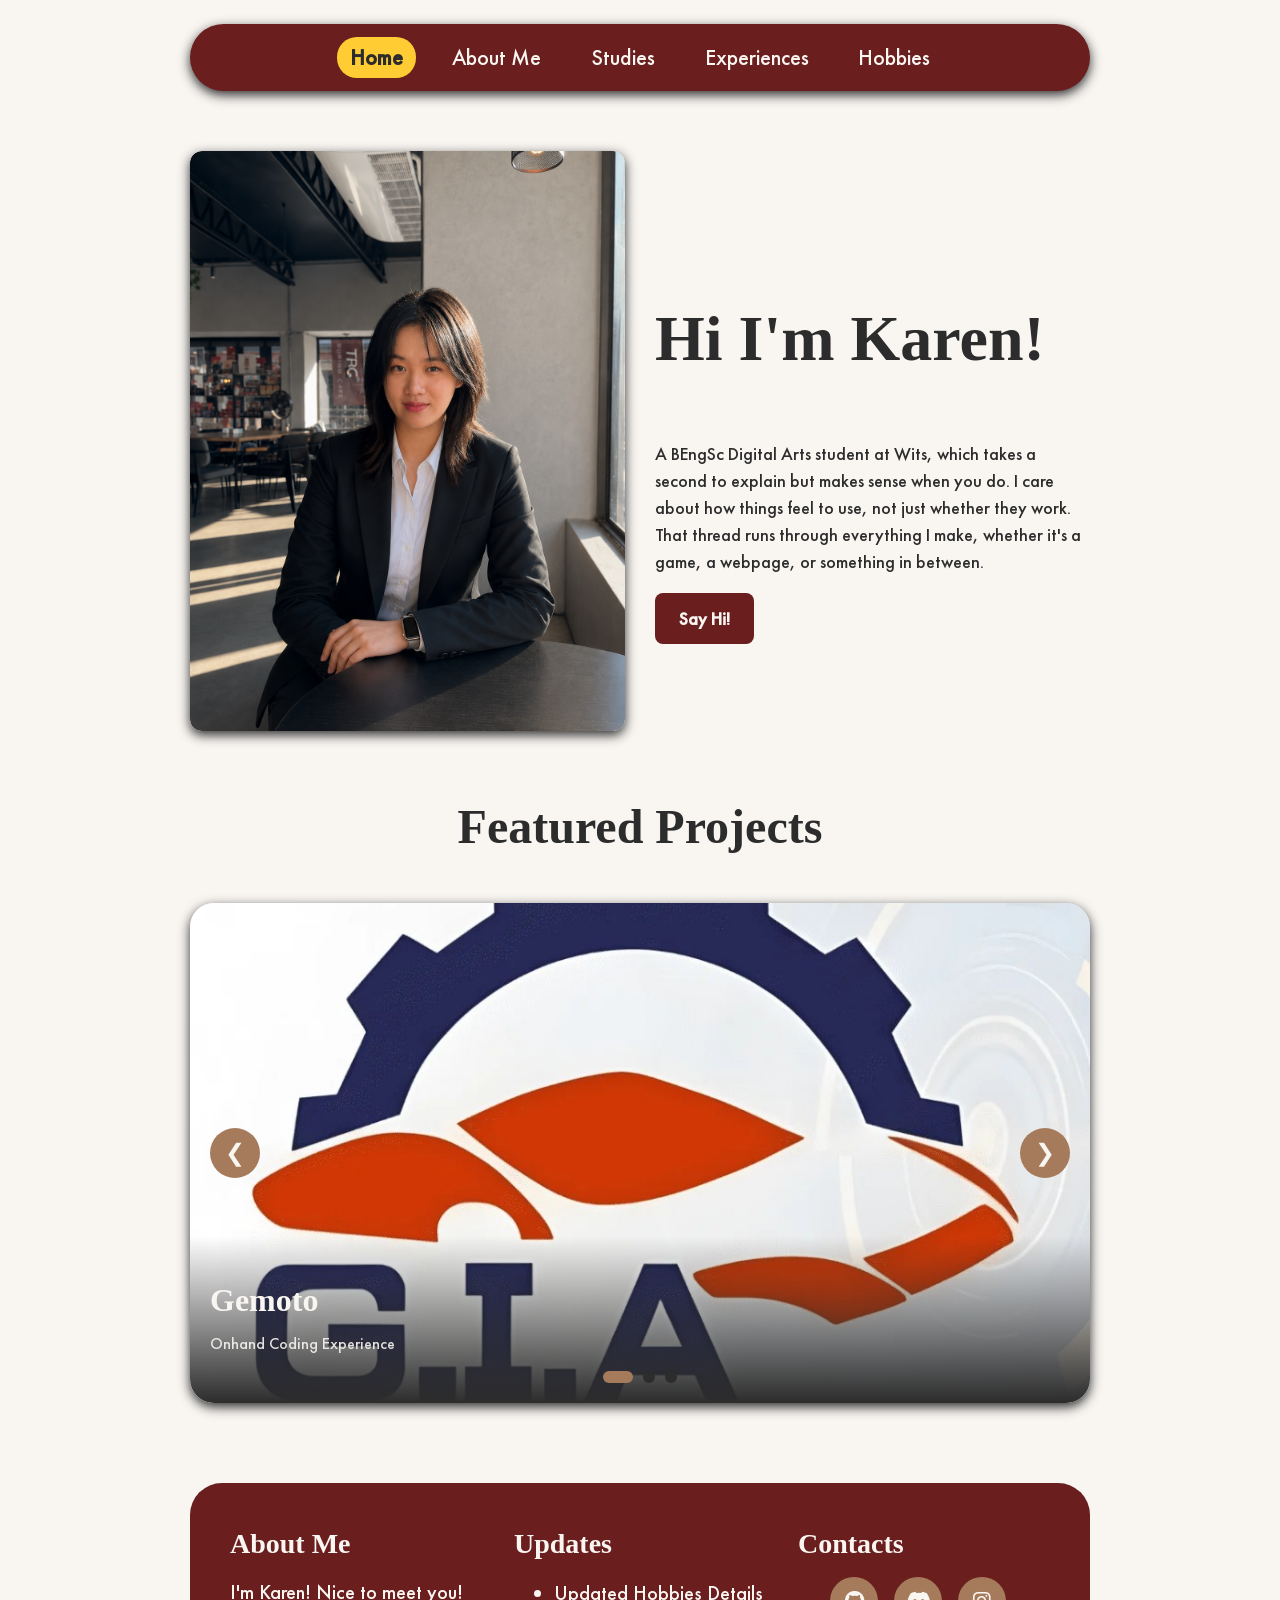
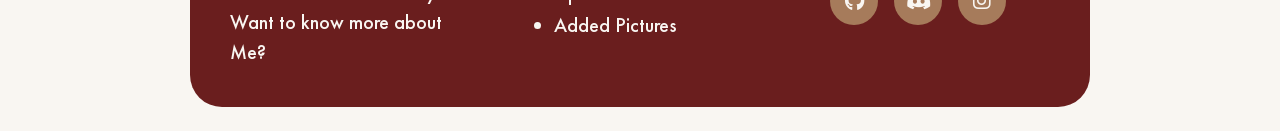
<file: index.html>
<!DOCTYPE html>
<html lang="en">
    <head>
        <meta charset="utf-8">
        <meta name="viewport" content="width=device-width,initial-scale=1.0">
        <title>Portfolio</title>
        <link rel="icon" type="image/png" href="./assets/duck.JPG" reference="pookapop (n.d.) Pekkle duck plush toy wearing glasses [Photograph]. Pinterest. Available at: https://za.pinterest.com/pin/3307399721645670/ (Accessed: 9 June 2026).">
        <link rel="stylesheet" href="./css/style.css">
        <link rel="stylesheet" href="https://cdnjs.cloudflare.com/ajax/libs/font-awesome/6.5.1/css/all.min.css">
        <script src="./js/carousel.js"></script>
        <script src="./js/skeleton.js" defer></script>
    </head>
    <body>
        <header>
            <div id="navbar-placeholder"></div>
            <script src="./js/navbar.js"></script>
        </header>
        <main>
            <section>
                <div class="columnImage">
                    <div class="skeleton-img-wrapper has-shadow">
                        <img
                            src="./assets/pro-me.png"
                            alt="me"
                            class="image"
                            loading="eager"
                            reference="Photographby Karen Cheng (Modified by AI)"
                            >
                    </div>
                    <div class="columnText">
                        <h1 id="hero">Hi I'm Karen!</h1>
                        <p>A BEngSc Digital Arts student at Wits, which takes a second to explain but makes sense when you do. I care about how things feel to use, not 
                            just whether they work. That thread runs through everything I make, whether it's a game, a webpage, or something in between. </p>
                        <a href="./pages/about.html#contact" class="contact-btn" target="_blank" rel="noopener noreferrer" data-tooltip="Click here to get in touch!">Say Hi!</a>
                    </div>
                </div>
            </section>
            <section>
                <h2 id="centering">Featured Projects</h2>
                <div class="carousel-container">
                <div class="carousel">
                    <div class="carousel-slide">
                    <a href="./pages/experiences.html#gemoto" class="slide-link" target="_blank" rel="noopener noreferrer">
                    <img src="./assets/experiences/gemoto.jpg" alt="employment 1"></a>
                    <div class="carousel-caption">
                        <h3>Gemoto</h3>
                        <p>Onhand Coding Experience</p>
                        <br>
                    </div>
                    </div>
                    <div class="carousel-slide">
                    <a href="./pages/experiences.html#asian" class="slide-link" target="_blank" rel="noopener noreferrer">
                    <img src="./assets/experiences/asian-herbivore.jpg" alt="employment 2"></a>
                    <div class="carousel-caption">
                        <h3>Asian Herbivore</h3>
                        <p>Multitasking services with online and offline customers</p>
                        <br>
                    </div>
                    </div>
                    <div class="carousel-slide">
                    <a href="./pages/experiences.html#deChen" class="slide-link" target="_blank" rel="noopener noreferrer">
                    <img src="./assets/experiences/de-chen.webp" alt="employment 3"></a>
                    <div class="carousel-caption">
                        <h3>De Chen Nougats</h3>
                        <p>Effective communication training</p>
                        <br>
                    </div>
                    </div>
                </div>
                
                <!-- Navigation Buttons -->
                <button class="carousel-btn prev" aria-label="Previous slide">❮</button>
                <button class="carousel-btn next" aria-label="Next slide">❯</button>
                
                <!-- Dots Indicator -->
                <div class="carousel-dots"></div>
                </div>
            </section>
            <div id="footer-placeholder"></div>
        </main>
        <script src="./js/footer.js"></script>
        <script src="./js/tooltip.js"></script>
    </body>
</html>
</file>
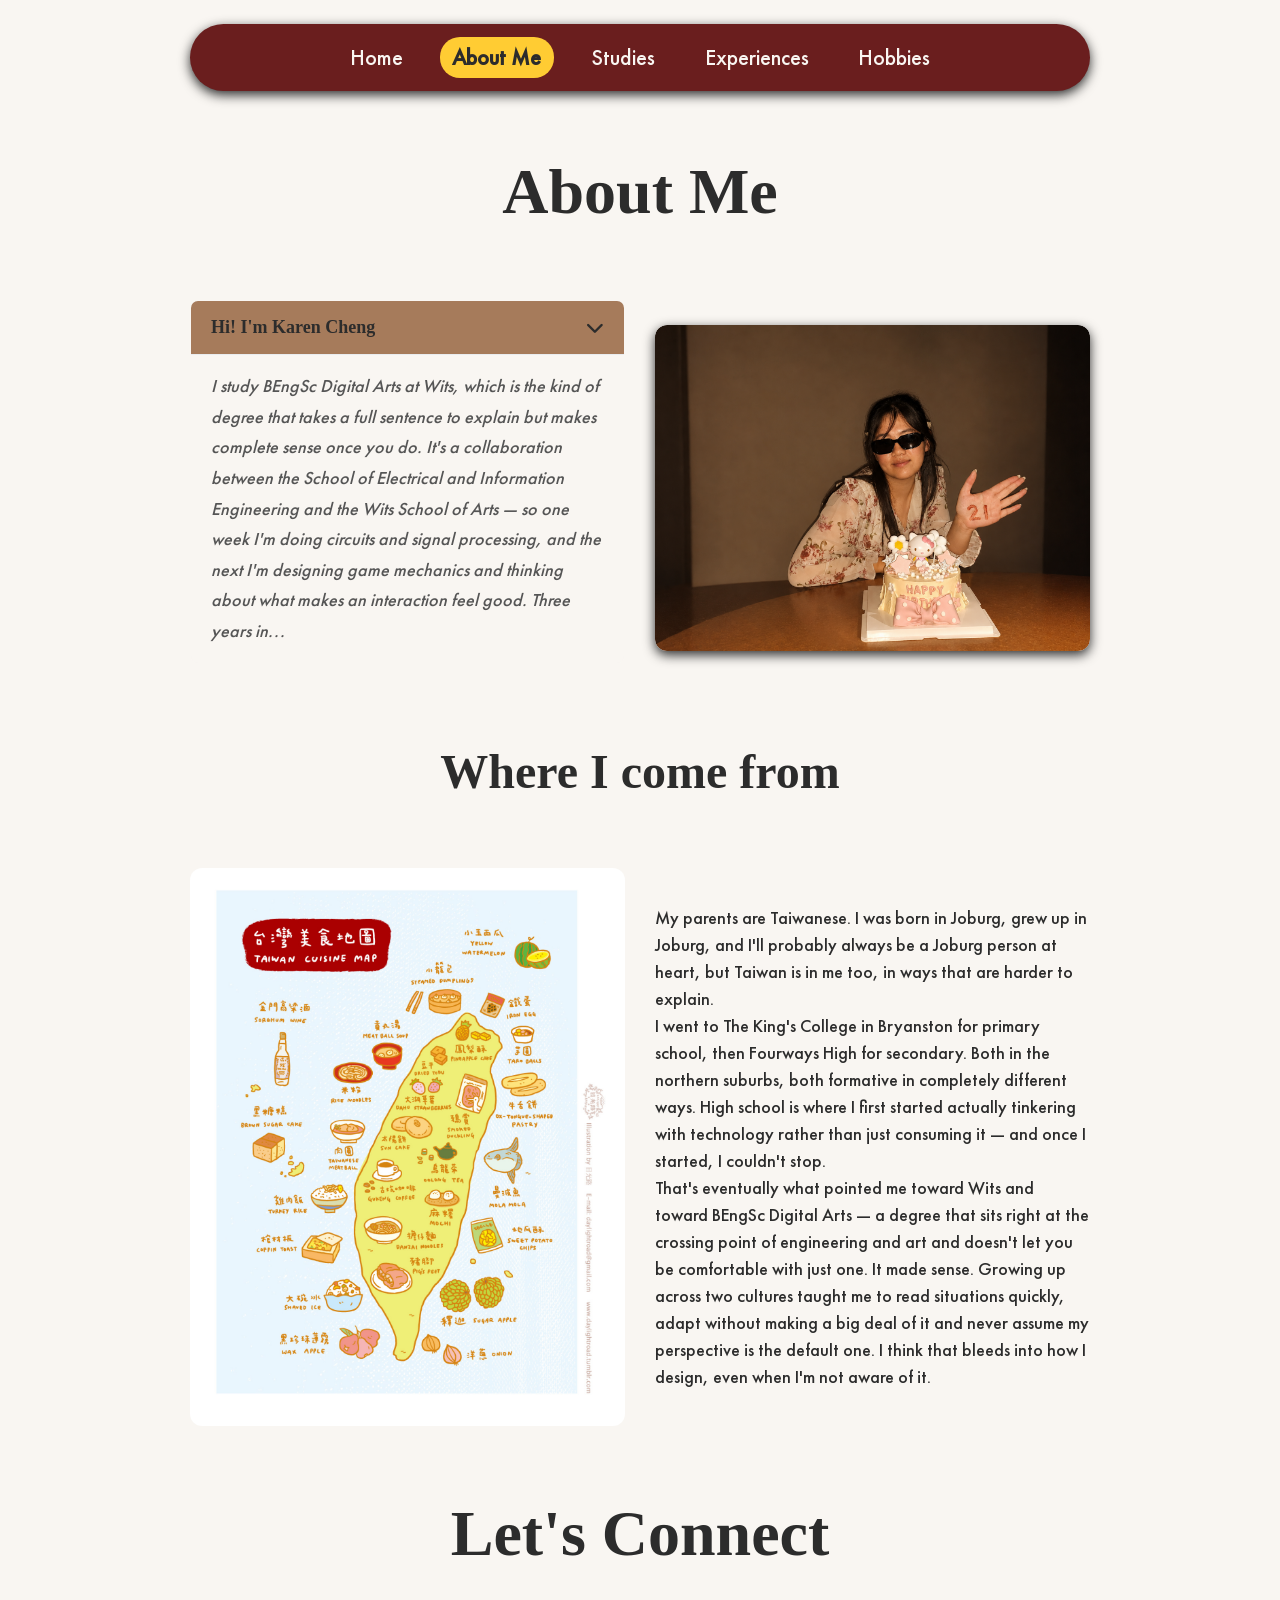
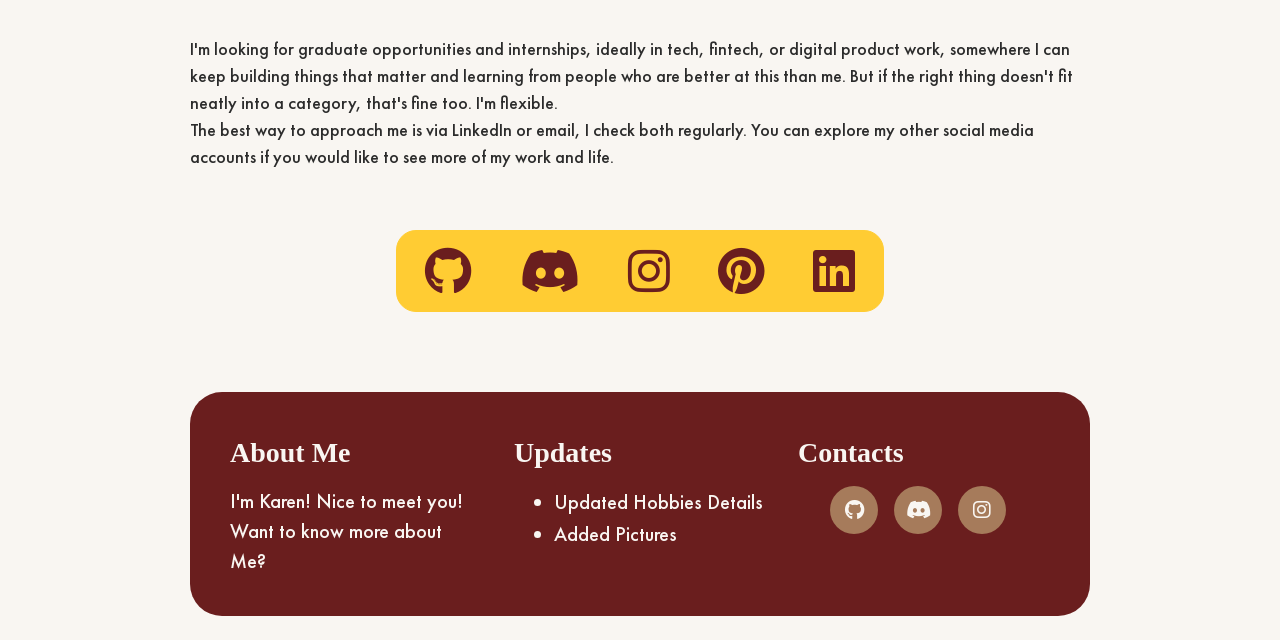
<file: pages/about.html>
<!DOCTYPE html>
<html lang="en">
    <head>
        <meta charset="utf-8">
        <meta name="viewport" content="width=device-width,initial-scale=1.0">
        <title>About Me</title>
        <link rel="icon" type="image/png" href="../assets/duck.JPG" reference="pookapop (n.d.) Pekkle duck plush toy wearing glasses [Photograph]. Pinterest. Available at: https://za.pinterest.com/pin/3307399721645670/ (Accessed: 9 June 2026).">
        <link rel="stylesheet" href="../css/style.css">
        <link rel="stylesheet" href="https://cdnjs.cloudflare.com/ajax/libs/font-awesome/6.5.1/css/all.min.css">
    </head>
    <body>
        <header>
            <div id="navbar-placeholder"></div>
            <script src="../js/navbar.js"></script>
            <script src="../js/accordion.js"></script>
            <script src="../js/skeleton.js" defer></script>
        </header>
        <main>
            <section id="abouts">
                <h1 id="centering">About Me</h1>
                <div class="columnImage">
                    <div class="columnText">
                        <div class="accordion-item">
                            <button class="accordion-header" aria-expanded="false">
                                <h3>Hi! I'm Karen Cheng</h3>
                                <i class="fa-solid fa-chevron-down accordion-icon"></i>
                            </button>
                            <p class="accordion-preview">I study BEngSc Digital Arts at Wits, which is the kind of degree that takes a full sentence to explain but makes complete sense once you do. 
                            It's a collaboration between the School of Electrical and Information Engineering and the Wits School of Arts — so one week I'm doing circuits and signal 
                            processing, and the next I'm designing game mechanics and thinking about what makes an interaction feel good. Three years in...</p>
                            <div class="accordion-content">
                                <p id="preview">I study BEngSc Digital Arts at Wits, which is the kind of degree that takes a full sentence to explain but makes complete sense once you do. 
                            It's a collaboration between the School of Electrical and Information Engineering and the Wits School of Arts — so one week I'm doing circuits and signal 
                            processing, and the next I'm designing game mechanics and thinking about what makes an interaction feel good. Three years in,</p>
                                <p id="expand"> those two halves have stopped feeling like separate things. Which I think is the whole point.<br>
                                    I care a lot about how things feel to use. Not just how they look, not just whether they work but whether the person using them has to think hard, get confused 
                                    or gives up halfway. That's the problem I'm always trying to solve, whether I'm designing a game mechanic, building a webpage or training 
                                    microprocessors in the electronics lab. <br>
                                    When I'm not studying or building something, I'm probably gaming, crocheting or drawing characters that'll never make it into an actual game.
                                    All three have made me better at my work in ways I didn't expect.
                                </p>
                            </div>
                        </div>
                    </div>
                    <div class="skeleton-img-wrapper has-shadow">
                        <img
                            src="../assets/about/me.png"
                            alt="me 21st birthday"
                            class="image-employ"
                            loading="eager"
                            reference="Photographby Karen Cheng"
                            >
                    </div>
                </div>
                <h2 id="centering">Where I come from</h2>
                <div class="columnImage">
                    <div class="skeleton-img-wrapper">
                        <img
                            src="../assets/about/taiwan.jpg"
                            alt="Taiwan"
                            class="map"
                            loading="eager"
                            reference="daylightroad (2015) Taiwan cuisine map [Digital image/Illustration]. Tumblr. Available at: https://taiwaneseamericanorg.tumblr.com/post/124693915433/daylightroad-taiwan-cuisine-map (Accessed: 7 June 2026)."
                            >
                    </div>
                    <div class="columnText">
                        <p>My parents are Taiwanese. I was born in Joburg, grew up in Joburg, and I'll probably always be a Joburg person at heart, but Taiwan is in me too, in ways that are harder to explain. <br>
                            I went to The King's College in Bryanston for primary school, then Fourways High for secondary. Both in the northern suburbs, both formative in completely different ways. 
                            High school is where I first started actually tinkering with technology rather than just consuming it — and once I started, I couldn't stop. <br>
                            That's eventually what pointed me toward Wits and toward BEngSc Digital Arts — a degree that sits right at the crossing point of engineering and art and doesn't let you be comfortable with just one. It made sense.
                            Growing up across two cultures taught me to read situations quickly, adapt without making a big deal of it and never assume my perspective is the default one.
                            I think that bleeds into how I design, even when I'm not aware of it.
                        </p>
                    </div>
                </div>
            </section>
            <section id="contact">
                <h1 id="centering">Let's Connect</h1>
                <p>I'm looking for graduate opportunities and internships, ideally in tech, fintech, or digital product work, somewhere I can keep building things that matter and learning from people who are better at this than me.  
                    But if the right thing doesn't fit neatly into a category, that's fine too. I'm flexible. <br>
                    The best way to approach me is via LinkedIn or email, I check both regularly. You can explore my other social media accounts if you would like to see more of my work and life.
                </p>
            </section>
            <section>
                <div class="dock">
                    <div class="icon">
                        <span class="username">@tokidokiyukiii</span>
                        <i class="fab fa-github"></i>
                    </div>
                    <div class="icon">
                        <span class="username">@tokidoki_yuki.</span>
                        <i class="fab fa-discord"></i>
                    </div>
                    <div class="icon">
                        <span class="username">@kc_1028_</span>
                        <i class="fab fa-instagram"></i>
                    </div>
                    <div class="icon">
                        <span class="username">@tokidokiyukiii</span>
                        <i class="fab fa-pinterest"></i>
                    </div>
                    <div class="icon">
                        <span class="username">@tokidoki-yuki</span>
                        <i class="fab fa-linkedin"></i>
                    </div>
                </div>
            </section>
            <div id="footer-placeholder"></div>
        </main>
        <script src="../js/footer.js"></script>
    </body>
</html>
</file>
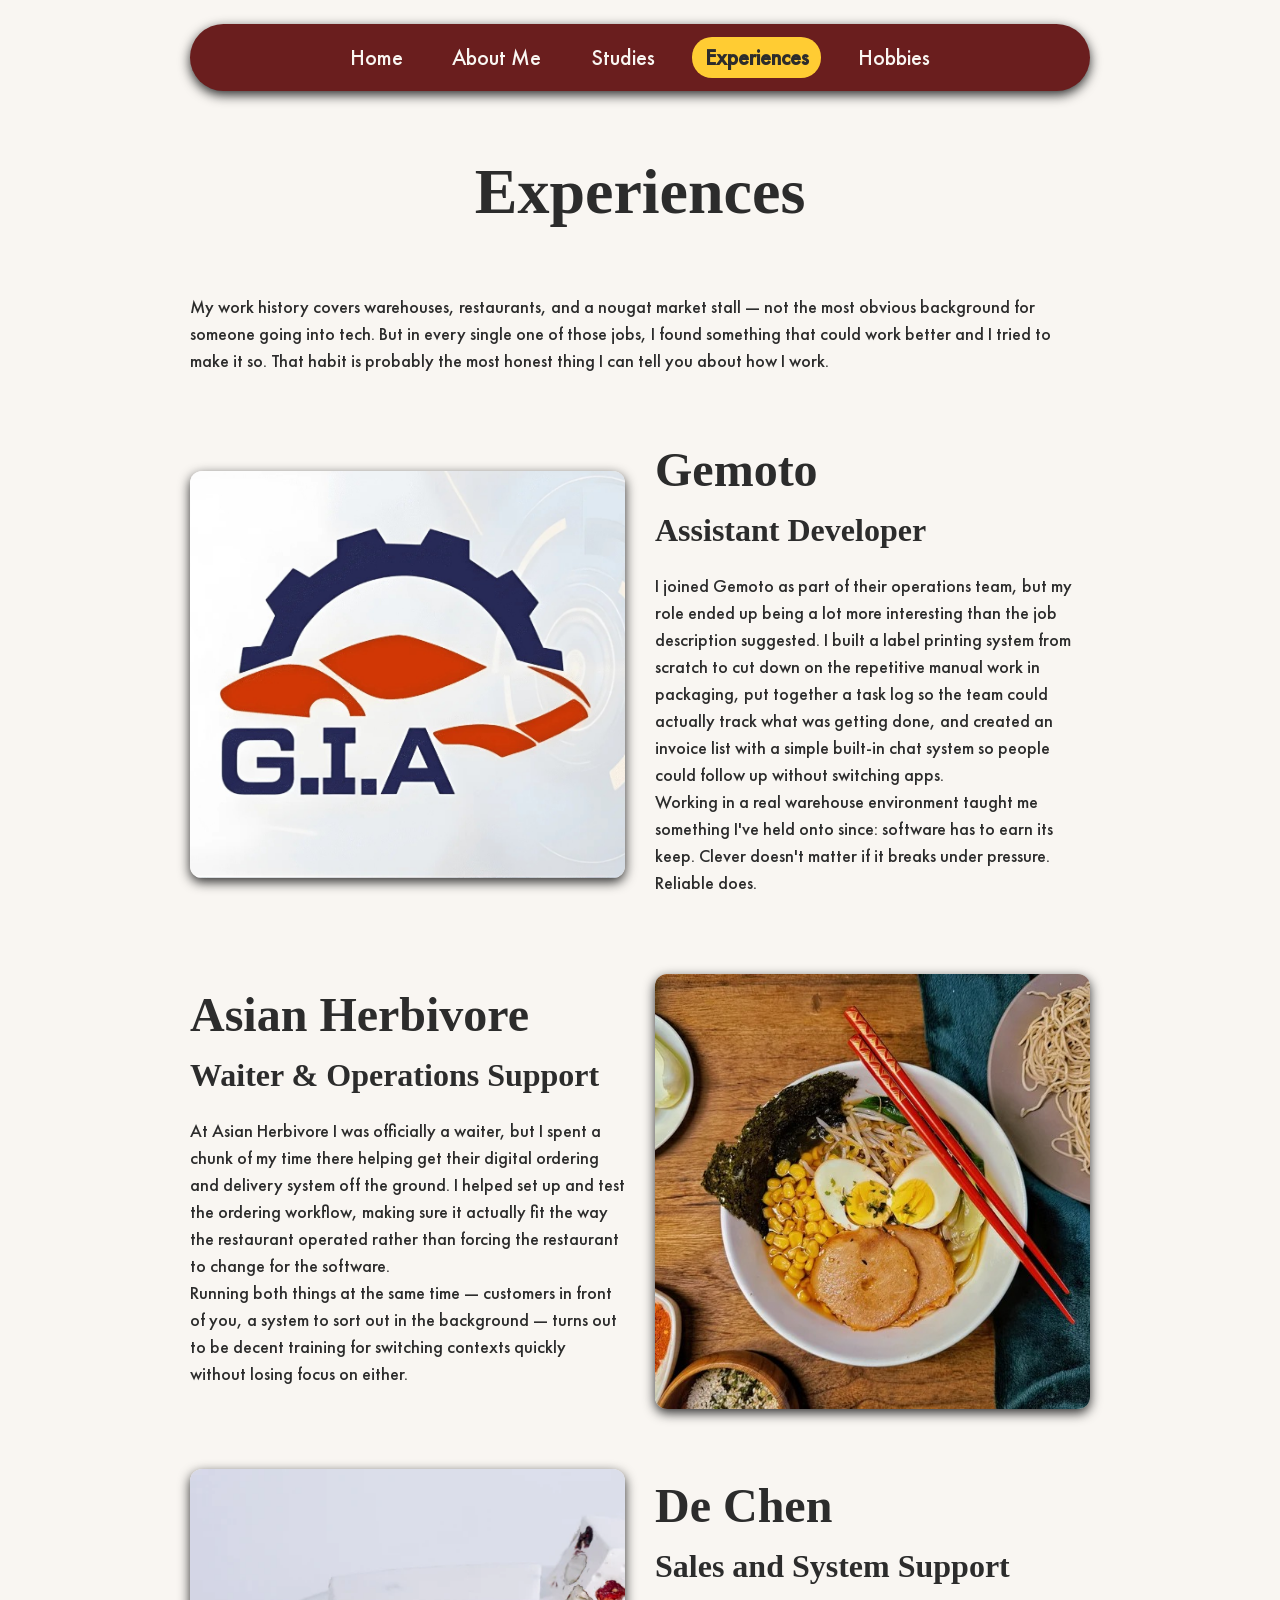
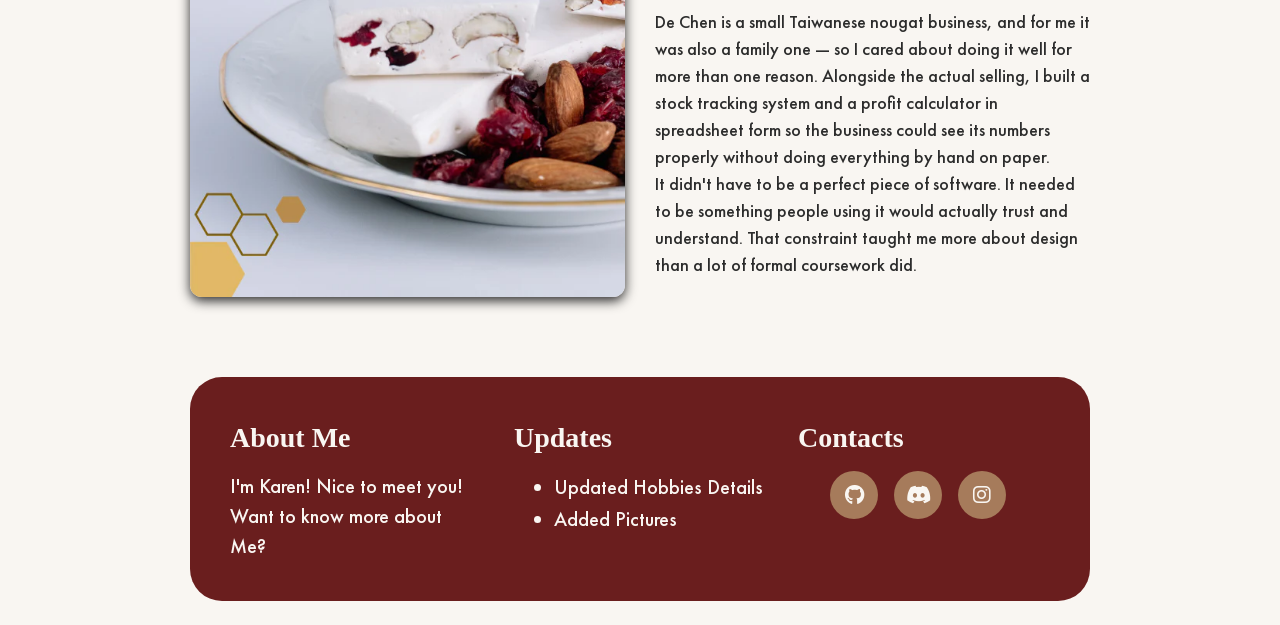
<file: pages/experiences.html>
<!DOCTYPE html>
<html lang="em">
    <head>
        <meta charset="utf-8">
        <meta name="viewport" content="width=device-width,initial-scale=1.0">
        <title>Experiences</title>
        <link rel="icon" type="image/png" href="../assets/duck.JPG" reference="pookapop (n.d.) Pekkle duck plush toy wearing glasses [Photograph]. Pinterest. Available at: https://za.pinterest.com/pin/3307399721645670/ (Accessed: 9 June 2026).">
        <link rel="stylesheet" href="../css/style.css">
        <link rel="stylesheet" href="https://cdnjs.cloudflare.com/ajax/libs/font-awesome/6.5.1/css/all.min.css">
    </head>
    <body>
        <header>
            <div id="navbar-placeholder"></div>
            <script src="../js/navbar.js"></script>
        </header>
        <main>
            <section>
                <h1 id="centering">Experiences</h1>
                <p>My work history covers warehouses, restaurants, and a nougat market stall — not the most obvious background for someone going into tech. 
                    But in every single one of those jobs, I found something that could work better and I tried to make it so. 
                    That habit is probably the most honest thing I can tell you about how I work.
                </p>
                <div class="columnImage">
                    <img
                        src="../assets/experiences/gemoto.jpg"
                        alt="image of gemoto logo"
                        class="image-employ"
                        reference="Gemoto SA (n.d.) Homepage banner [Digital image]. Available at: https://gemoto.co.za/ (Accessed: 2 June 2026)."
                        >
                    <div class="columnText">
                        <h2 id="gemoto">Gemoto</h2>
                        <h3>Assistant Developer</h3>
                        <p>I joined Gemoto as part of their operations team, but my role ended up being a lot more interesting than the job description suggested. 
                            I built a label printing system from scratch to cut down on the repetitive manual work in packaging, put together a task log so the team could 
                            actually track what was getting done, and created an invoice list with a simple built-in chat system so people could follow up without switching 
                            apps. <br>
                           Working in a real warehouse environment taught me something I've held onto since: software has to earn its keep. 
                           Clever doesn't matter if it breaks under pressure. Reliable does.
                        </p>
                    </div>
                </div>
                <div class="columnImage">
                    <div class="columnText">
                        <h2 id="asian">Asian Herbivore</h2>
                        <h3>Waiter & Operations Support</h3>
                        <p>At Asian Herbivore I was officially a waiter, but I spent a chunk of my time there helping get their digital ordering and delivery system 
                            off the ground. I helped set up and test the ordering workflow, making sure it actually fit the way the restaurant operated rather than 
                            forcing the restaurant to change for the software. <br>
                            Running both things at the same time — customers in front of you, a system to sort out in the background — turns out to be decent 
                            training for switching contexts quickly without losing focus on either.
                        </p>
                    </div>
                    <img
                        src="../assets/experiences/asian-herbivore.jpg"
                        alt="image of asian herbivore logo"
                        class="image-employ"
                        reference="Asian Herbivore (n.d.) Dish of Ramen [Photograph]. Available at: https://www.asianherbivore.com/gallery (Accessed: 2 June 2026)."
                        >
                </div>
                <div class="columnImage">
                    <img
                        src="../assets/experiences/de-chen.webp"
                        alt="image of de chen logo"
                        class="image-employ"
                        reference="De-chen (n.d.) A Sweet Spark that Started It All [Photograph]. Available at: https://www.de-chen.com/pages/about-us (Accessed: 2 June 2026)."
                        >
                    <div class="columnText">
                        <h2 id="deChen">De Chen</h2>
                        <h3>Sales and System Support</h3>
                        <p>De Chen is a small Taiwanese nougat business, and for me it was also a family one — so I cared about doing it well for more than one reason. 
                            Alongside the actual selling, I built a stock tracking system and a profit calculator in spreadsheet form so the business could see its 
                            numbers properly without doing everything by hand on paper. <br>
                            It didn't have to be a perfect piece of software. It needed to be something people using it would actually trust and understand. 
                            That constraint taught me more about design than a lot of formal coursework did.
                        </p>
                    </div>
                </div>
            </section>
            <div id="footer-placeholder"></div>
        </main>
        <script src="../js/footer.js"></script>
    </body>
</html>
</file>
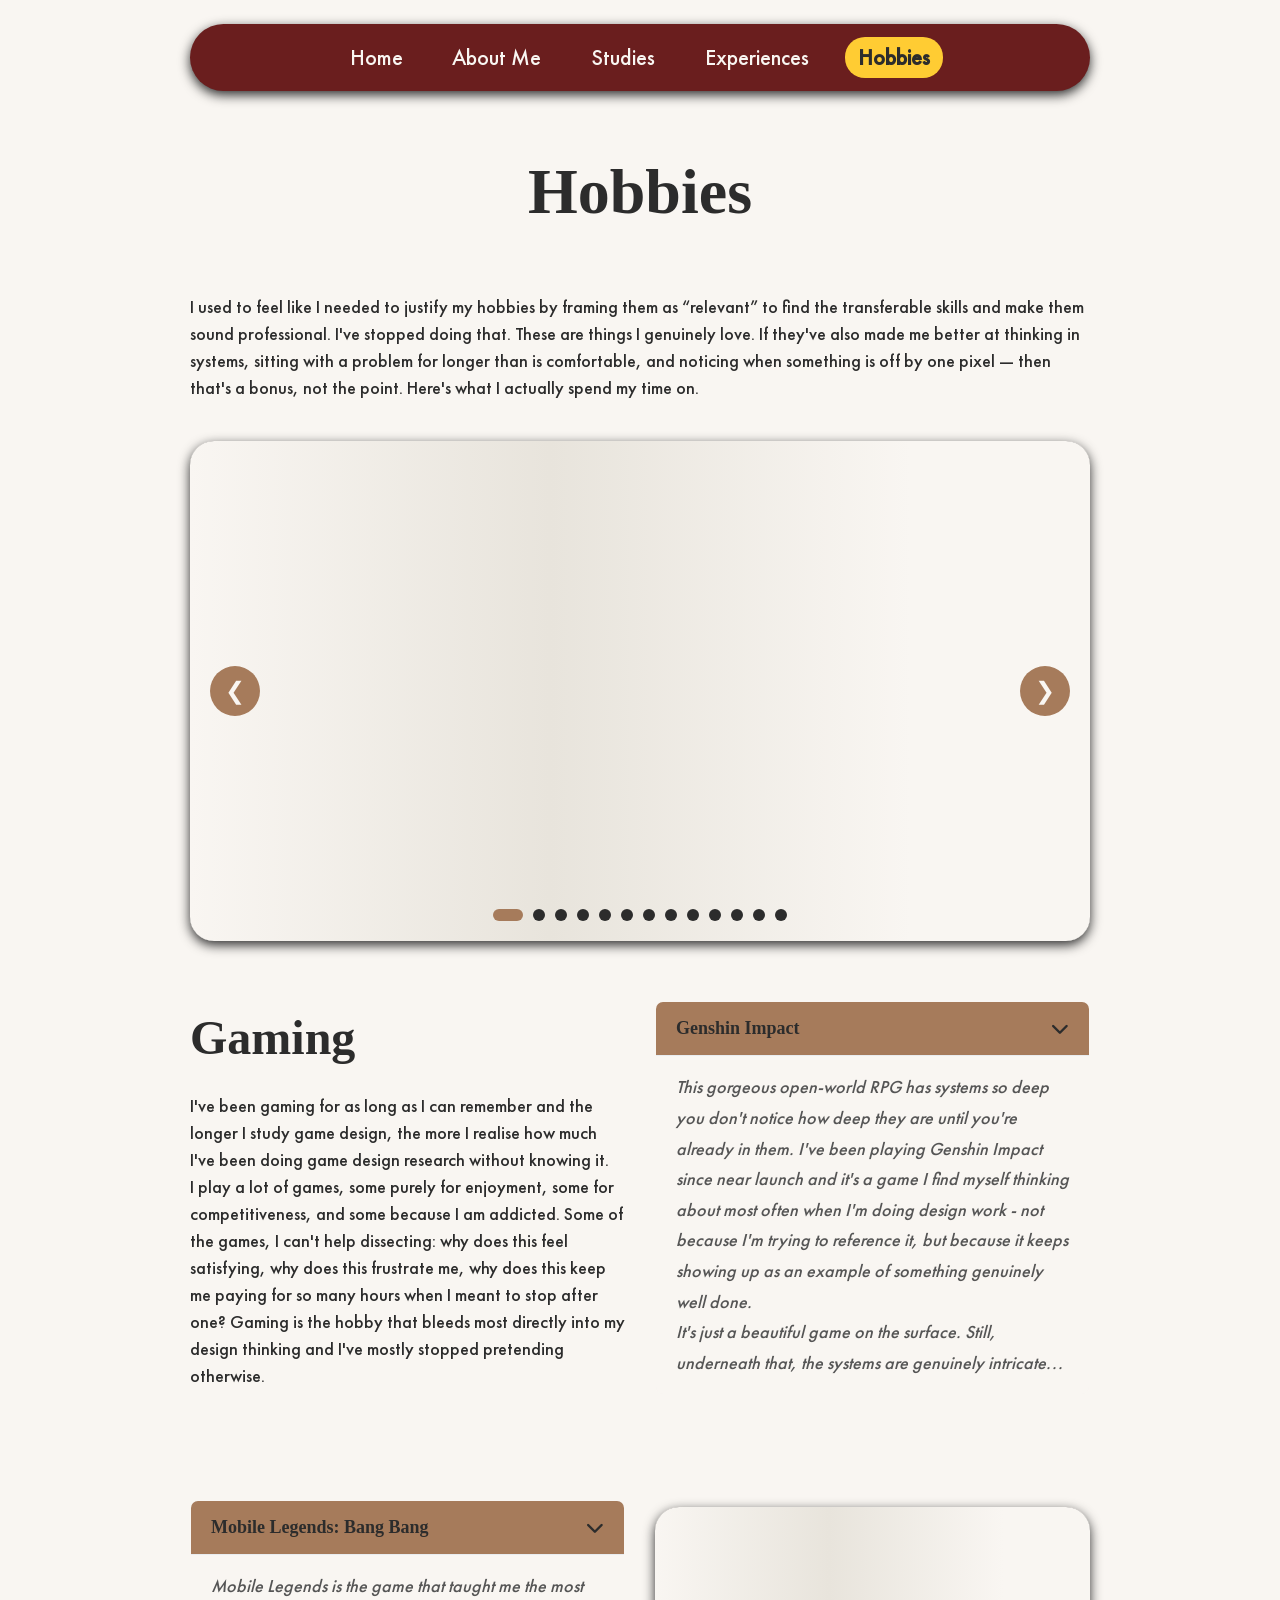
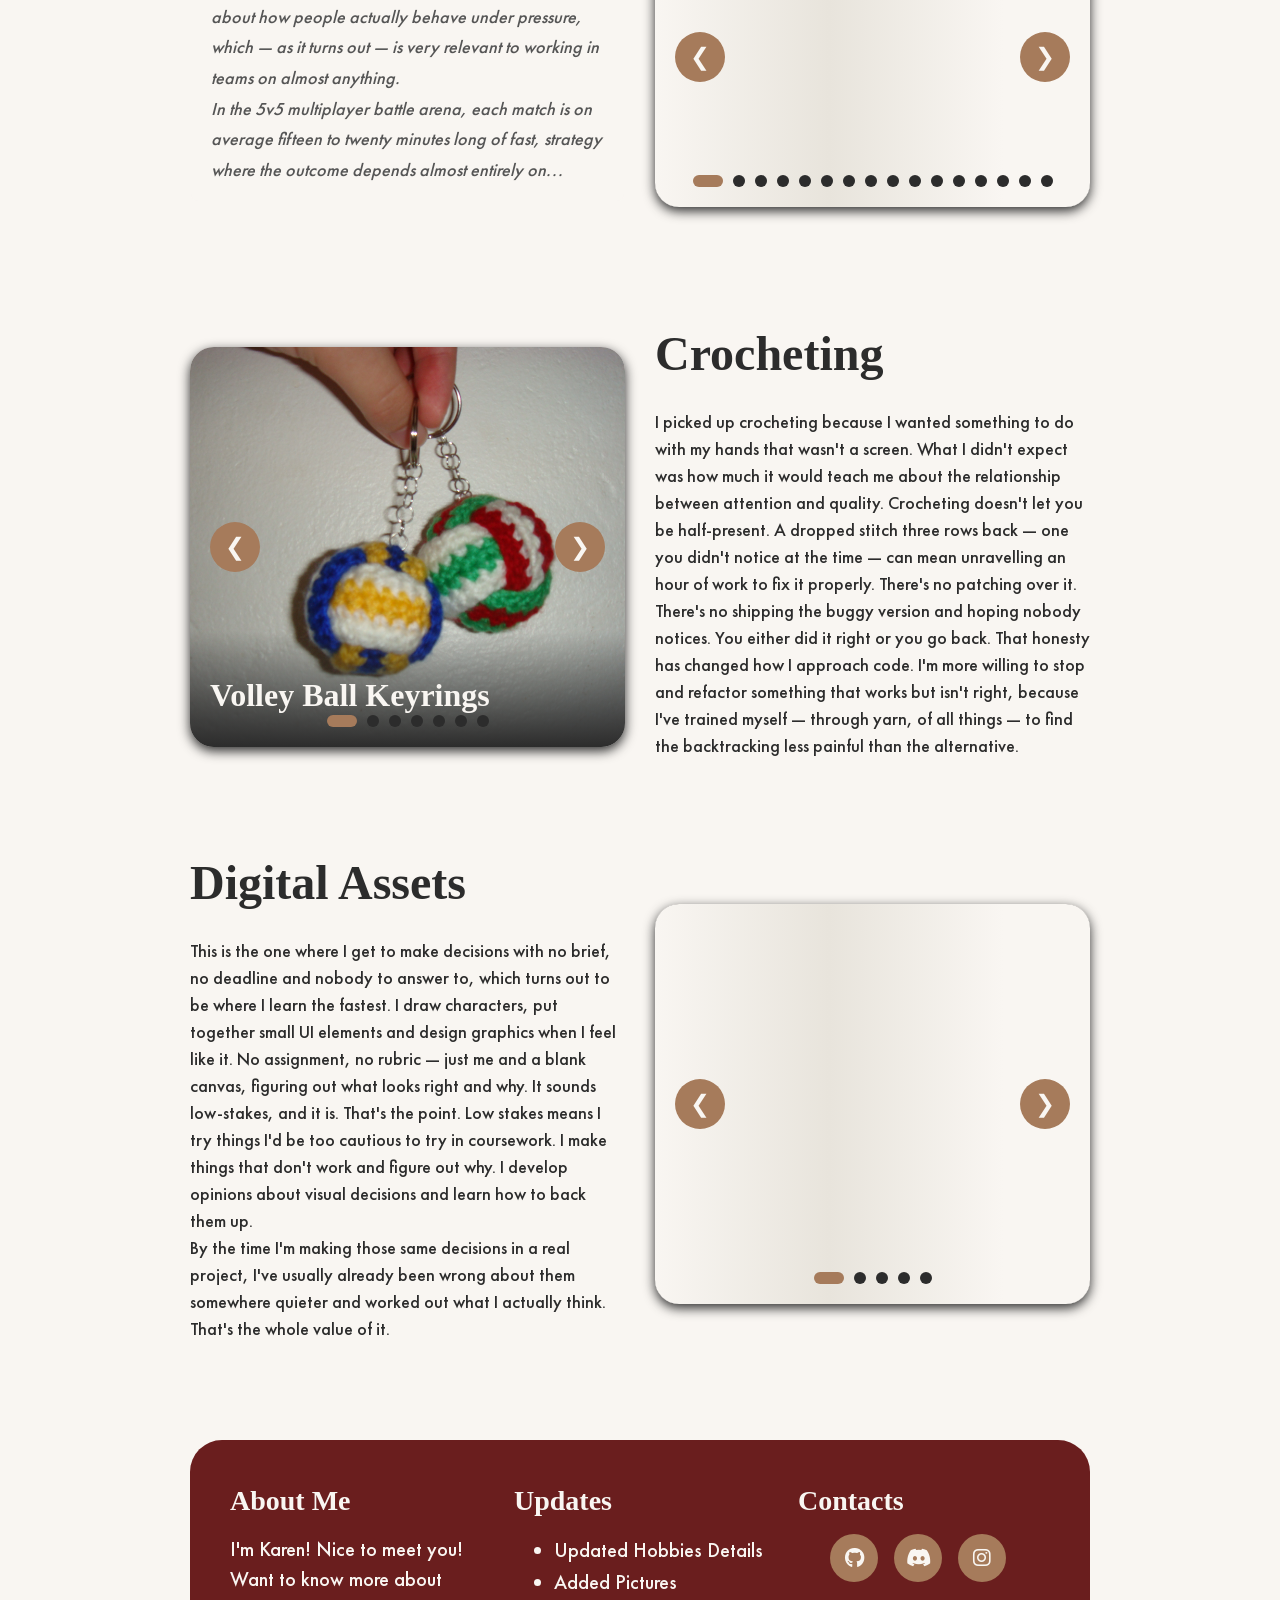
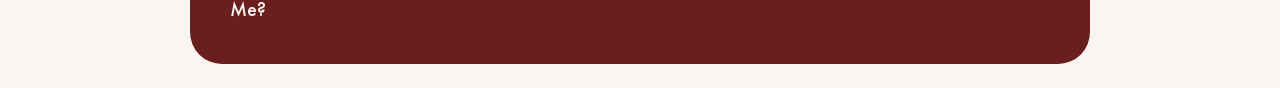
<file: pages/hobbies.html>
<!DOCTYPE html>
<html lang="en">
    <head>
        <meta charset="utf-8">
        <meta name="viewport" content="width=device-width,initial-scale=1.0">
        <title>Hobbies</title>
        <link rel="icon" type="image/png" href="../assets/duck.JPG" reference="pookapop (n.d.) Pekkle duck plush toy wearing glasses [Photograph]. Pinterest. Available at: https://za.pinterest.com/pin/3307399721645670/ (Accessed: 9 June 2026).">
        <link rel="stylesheet" href="../css/style.css">
        <link rel="stylesheet" href="https://cdnjs.cloudflare.com/ajax/libs/font-awesome/6.5.1/css/all.min.css">
        <script src="../js/carousel.js"></script>
        <script src="../js/accordion.js"></script>
        <script src="../js/skeleton.js" defer></script>
    </head>
    <body>
        <header>
            <div id="navbar-placeholder"></div>
            <script src="../js/navbar.js"></script>
        </header>
        <main>
            <section>
                <h1 id="centering">Hobbies</h1>
                <p>I used to feel like I needed to justify my hobbies by framing them as “relevant” to find the transferable skills and make them sound professional. 
                    I've stopped doing that. These are things I genuinely love. If they've also made me better at thinking in systems, sitting with a problem for 
                    longer than is comfortable, and noticing when something is off by one pixel — then that's a bonus, not the point. Here's what I actually spend my 
                    time on.
                </p>
            </section>
            <section>
                <div class="carousel-container">
                    <div class="skeleton-carousel">
                        <div class="skeleton skeleton-image"></div>
                    </div>
                    <div class="carousel content-loading">
                        <div class="carousel-slide">
                            <img src="../assets/hobbies/genshin/0.jpg" alt="genshin ver 1.0 (twins)" loading="eager">
                            <div class="carousel-caption"><h3>Genshin Impact Version 1.0</h3></div>
                        </div>
                        <div class="carousel-slide">
                            <img src="../assets/hobbies/genshin/1.jpg" alt="genshin ver 1.0 (mondstat)" loading="lazy">
                            <div class="carousel-caption"><h3>Mondstat</h3></div>
                        </div>
                        <div class="carousel-slide">
                            <img src="../assets/hobbies/genshin/2.jpg" alt="genshin ver 1.1 (zhongli)" loading="lazy">
                            <div class="carousel-caption"><h3>Liyue</h3></div>
                        </div>
                        <div class="carousel-slide">
                            <img src="../assets/hobbies/genshin/3b.png" alt="genshin ver 2.1 (inazuma)" loading="lazy">
                            <div class="carousel-caption"><h3>Inazuma</h3></div>
                        </div>
                        <div class="carousel-slide">
                            <img src="../assets/hobbies/genshin/3a.png" alt="genshin ver 2.1 (raiden)" loading="lazy">
                            <div class="carousel-caption"><h3>Genshin Impact Version 2.1</h3></div>
                        </div>
                        <div class="carousel-slide">
                            <img src="../assets/hobbies/genshin/4a.jpg" alt="genshin ver 3.1 (sumeru)" loading="lazy">
                            <div class="carousel-caption"><h3>Sumeru</h3></div>
                        </div>
                        <div class="carousel-slide">
                            <img src="../assets/hobbies/genshin/4b.jpg" alt="genshin ver 3.1 (nahida)" loading="lazy">
                            <div class="carousel-caption"><h3>Genshin Impact Version 3.1</h3></div>
                        </div>
                        <div class="carousel-slide">
                            <img src="../assets/hobbies/genshin/5a.jpg" alt="genshin ver 4.0 (fontaine)" loading="lazy">
                            <div class="carousel-caption"><h3>Fontaine</h3></div>
                        </div>
                        <div class="carousel-slide">
                            <img src="../assets/hobbies/genshin/5b.png" alt="genshin ver 4.1 (furina)" loading="lazy">
                            <div class="carousel-caption"><h3>Genshin Impact Version 4.1</h3></div>
                        </div>
                        <div class="carousel-slide">
                            <img src="../assets/hobbies/genshin/6a.jpg" alt="genshin ver 5.0 (natlan)" loading="lazy">
                            <div class="carousel-caption"><h3>Natlan</h3></div>
                        </div>
                        <div class="carousel-slide">
                            <img src="../assets/hobbies/genshin/6b.jpg" alt="genshin ver 5.3 (mavuika)" loading="lazy">
                            <div class="carousel-caption"><h3>Genshin Impact Version 5.3</h3></div>
                        </div>
                        <div class="carousel-slide">
                            <img src="../assets/hobbies/genshin/8a.jpg" alt="genshin luna ver 1" loading="lazy">
                            <div class="carousel-caption"><h3>Nod Krai</h3></div>
                        </div>
                        <div class="carousel-slide">
                            <img src="../assets/hobbies/genshin/8b.jpg" alt="genshin luna ver 4" loading="lazy">
                            <div class="carousel-caption"><h3>Genshin Impact Luna Version IV</h3></div>
                        </div>
                    </div>
                
                <!-- Navigation Buttons -->
                <button class="carousel-btn prev" aria-label="Previous slide">❮</button>
                <button class="carousel-btn next" aria-label="Next slide">❯</button>
                
                <!-- Dots Indicator -->
                <div class="carousel-dots"></div>
                </div>
            </section>
            <section>
                <div class="columnImage">
                    <div class="columnText">
                        <h2>Gaming</h2>
                        <p>I've been gaming for as long as I can remember and the longer I study game design, the more I realise how much I've been doing game design 
                            research without knowing it. <br>
                            I play a lot of games, some purely for enjoyment, some for competitiveness, and some because I am addicted. Some of the games, I can't 
                            help dissecting: why does this feel satisfying, why does this frustrate me, why does this keep me paying for so many hours when I meant 
                            to stop after one? Gaming is the hobby that bleeds most directly into my design thinking and I've mostly stopped pretending otherwise.
                        </p>
                    </div>
                    <div class="columnText">
                        <div class="accordion-item">
                            <button class="accordion-header" aria-expanded="false">
                                <h3>Genshin Impact</h3>
                                <i class="fa-solid fa-chevron-down accordion-icon"></i>
                            </button>
                            <p class="accordion-preview">This gorgeous open-world RPG has systems so deep you don't notice how deep they are until you're already in them. 
                                I've been playing Genshin Impact since near launch and it's a game I find myself thinking about most often when I'm doing design work - not 
                                because I'm trying to reference it, but because it keeps showing up as an example of something genuinely well done. <br>
                                It's just a beautiful game on the surface. Still, underneath that, the systems are genuinely intricate...</p>
                            <div class="accordion-content">
                                <p id="preview">This gorgeous open-world RPG has systems so deep you don't notice how deep they are until you're already in them. I've been playing Genshin 
                                    Impact since near launch and it's a game I find myself thinking about most often when I'm doing design work - not because I'm trying to 
                                    reference it, but because it keeps showing up as an example of something genuinely well done. <br>
                                    It's just a beautiful game on the surface. Still, underneath that, the systems are genuinely intricate:</p>
                                <p id="expand"> elemental reactions, character building, team composition, resource management across weekly resets, exploration gating, story progression... There's a lot going on. But 
                                    the game introduces it in all layers - one concept at a time, each one building on what you already understand - so by the time you realise 
                                    how complex it actually is, it already feels natural. You're deep in it and you got there without noticing.<br>
                                    That's the thing I keep coming back to when I'm working on user flows or information architecture. How do you give someone everything they 
                                    need to understand something without making them feel overwhelmed at the door? Genshin's answer to that is one of the best I've seen in any 
                                    medium. It trusts the player to get there, and it paces the teaching so they do.<br>
                                    I also find the world design meaningful in a personal way. The regions draw from real cultures such as Liyue from China, Inazuma from Japan, 
                                    Fontaine from France, and there's genuine care in how those influences are translated into the game world. As someone who grew up between 
                                    Taiwanese and South African culture, I notice when something is done with that kind of thoughtfulness. It matters.
                                </p>
                            </div>
                        </div>
                    </div>
                </div>
                <div class="columnImage">
                    <div class="columnText">
                        <div class="accordion-item">
                            <button class="accordion-header" aria-expanded="false">
                                <h3>Mobile Legends: Bang Bang</h3>
                                <i class="fa-solid fa-chevron-down accordion-icon"></i>
                            </button>
                            <p class="accordion-preview">Mobile Legends is the game that taught me the most about how people actually behave under pressure, which — 
                                as it turns out — is very relevant to working in teams on almost anything. <br>
                                In the 5v5 multiplayer battle arena, each match is on average fifteen to twenty minutes long of fast, strategy where the outcome depends almost entirely on...</p>
                            <div class="accordion-content">
                                <p id="preview">Mobile Legends is the game that taught me the most about how people actually behave under pressure, which — as it turns out — is very 
                                    relevant to working in teams on almost anything. <br>
                                    In the 5v5 multiplayer battle arena, each match is on average fifteen to twenty minutes long of fast, strategy where the outcome depends almost entirely on</p>
                                <p id="expand"> whether five people who may never have met can function as a unit in real time. You pick heroes, manage 
                                    lanes, track objectives and pivot constantly as the other team does things you didn't predict. There's no pause button and not much room for ego. <br>
                                    I've played a lot of ranked matches. Here's what I've genuinely taken from it: the best teams are almost never the ones with the most 
                                    individually skilled players. They're the ones where people communicate clearly, play their role without needing to be the star, and don't 
                                    fall apart when something goes wrong — and something always goes wrong. I've been in matches where we were down badly at the fifteen-minute 
                                    mark and still won, because one person kept the team calm and focused long enough to find an opening.<br>
                                    I carry that into group work. Knowing when to lead and when to step back and support. Knowing that morale is a real resource and you can 
                                    manage it deliberately. Knowing that a team that communicates beats a team that doesn't, almost every time. Different stakes, same principles.
                                </p>
                            </div>
                        </div>
                    </div>
                    <div class="carousel-container small-carousel">
                        <div class="skeleton-carousel">
                            <div class="skeleton skeleton-image"></div>
                        </div>
                        <div class="carousel content-loading">
                            <div class="carousel-slide">
                            <img src="../assets/hobbies/mlbb/map.jpg" 
                                alt="map" 
                                loading="eager"
                                reference="Turner, J. (2026) All Roles Guide: Mobile Legends Bang Bang [Digital image]. Available at: https://www.lootbar.com/blog/en/all-roles-guide-mobile-legends-bang-bang.html (Accessed: 6 June 2026).">
                            <div class="carousel-caption">
                                <h3>Basic Laning Guide and Map</h3>
                            </div>
                            </div>
                            <div class="carousel-slide">
                            <img src="../assets/hobbies/mlbb/ang1.png" alt="support angela" loading="lazy" reference="Moonton (2026) In-game character skin selection [Screenshot]. Mobile Legends: Bang Bang [Mobile game]. Available on: Google Play Store. Screenshot taken by Karen Cheng, 6 June 2026.">
                            <div class="carousel-caption">
                                <h3>Support - Angela</h3>
                                <p>Skin: Strings of Fate</p><br>
                            </div>
                            </div>
                            <div class="carousel-slide">
                            <img src="../assets/hobbies/mlbb/ang2.png" alt="support angela" loading="lazy" reference="Moonton (2026) In-game character skin selection [Screenshot]. Mobile Legends: Bang Bang [Mobile game]. Available on: Google Play Store. Screenshot taken by Karen Cheng, 6 June 2026.">
                            <div class="carousel-caption">
                                <h3>Support - Angela</h3>
                                <p>Skin: Heartstring</p><br>
                            </div>
                            </div>
                            <div class="carousel-slide">
                            <img src="../assets/hobbies/mlbb/tank1.png" alt="tank carmilla" loading="lazy" reference="Moonton (2026) In-game character skin selection [Screenshot]. Mobile Legends: Bang Bang [Mobile game]. Available on: Google Play Store. Screenshot taken by Karen Cheng, 6 June 2026.">
                            <div class="carousel-caption">
                                <h3>Tank - Carmilla</h3>
                                <p>Skin: Astral Arcana</p><br>
                            </div>
                            </div>
                            <div class="carousel-slide">
                            <img src="../assets/hobbies/mlbb/mm10.png" alt="marksman lesley" loading="lazy" reference="Moonton (2026) In-game character skin selection [Screenshot]. Mobile Legends: Bang Bang [Mobile game]. Available on: Google Play Store. Screenshot taken by Karen Cheng, 6 June 2026.">
                            <div class="carousel-caption">
                                <h3>Marksman - Lesley</h3>
                                <p>Skin: Angelic Agent</p><br>
                            </div>
                            </div>
                            <div class="carousel-slide">
                            <img src="../assets/hobbies/mlbb/mm13.png" alt="marksman lesley" loading="lazy" reference="Moonton (2026) In-game character skin selection [Screenshot]. Mobile Legends: Bang Bang [Mobile game]. Available on: Google Play Store. Screenshot taken by Karen Cheng, 6 June 2026.">
                            <div class="carousel-caption">
                                <h3>Marksman - Lesley</h3>
                                <p>Skin: Deadeye Spectre</p><br>
                            </div>
                            </div>
                            <div class="carousel-slide">
                            <img src="../assets/hobbies/mlbb/mm21.png" alt="marksman melissa" loading="lazy" reference="Moonton (2026) In-game character skin selection [Screenshot]. Mobile Legends: Bang Bang [Mobile game]. Available on: Google Play Store. Screenshot taken by Karen Cheng, 6 June 2026.">
                            <div class="carousel-caption">
                                <h3>Marksman - Melissa</h3>
                                <p>Skin: SPARKLE Melissa</p><br>
                            </div>
                            </div>
                            <div class="carousel-slide">
                            <img src="../assets/hobbies/mlbb/mm22.png" alt="marksman melissa" loading="lazy" reference="Moonton (2026) In-game character skin selection [Screenshot]. Mobile Legends: Bang Bang [Mobile game]. Available on: Google Play Store. Screenshot taken by Karen Cheng, 6 June 2026.">
                            <div class="carousel-caption">
                                <h3>Marksman - Melissa</h3>
                                <p>Skin: Nobara Kugisaki</p><br>
                            </div>
                            </div>
                            <div class="carousel-slide">
                            <img src="../assets/hobbies/mlbb/mage10.png" alt="mage pharsa" loading="lazy" reference="Moonton (2026) In-game character skin selection [Screenshot]. Mobile Legends: Bang Bang [Mobile game]. Available on: Google Play Store. Screenshot taken by Karen Cheng, 6 June 2026.">
                            <div class="carousel-caption">
                                <h3>Mage - Pharsa</h3>
                                <p>Skin: Neobeast Pharsa</p><br>
                            </div>
                            </div>
                            <div class="carousel-slide">
                            <img src="../assets/hobbies/mlbb/mage11.png" alt="mage pharsa" loading="lazy" reference="Moonton (2026) In-game character skin selection [Screenshot]. Mobile Legends: Bang Bang [Mobile game]. Available on: Google Play Store. Screenshot taken by Karen Cheng, 6 June 2026.">
                            <div class="carousel-caption">
                                <h3>Mage - Pharsa</h3>
                                <p>Skin: Neon Shingetsu</p><br>
                            </div>
                            </div>
                            <div class="carousel-slide">
                            <img src="../assets/hobbies/mlbb/mage20.png" alt="mage aurora" loading="lazy" reference="Moonton (2026) In-game character skin selection [Screenshot]. Mobile Legends: Bang Bang [Mobile game]. Available on: Google Play Store. Screenshot taken by Karen Cheng, 6 June 2026.">
                            <div class="carousel-caption">
                                <h3>Mage - Aurora</h3>
                                <p>Skin: Veil of the Celestials</p><br>
                            </div>
                            </div>
                            <div class="carousel-slide">
                            <img src="../assets/hobbies/mlbb/mage21.png" alt="mage aurora" loading="lazy" reference="Moonton (2026) In-game character skin selection [Screenshot]. Mobile Legends: Bang Bang [Mobile game]. Available on: Google Play Store. Screenshot taken by Karen Cheng, 6 June 2026.">
                            <div class="carousel-caption">
                                <h3>Mage - Aurora</h3>
                                <p>Skin: Kula Diamond</p><br>
                            </div>
                            </div>
                            <div class="carousel-slide">
                            <img src="../assets/hobbies/mlbb/mage31.png" alt="mage vexana" loading="lazy" reference="Moonton (2026) In-game character skin selection [Screenshot]. Mobile Legends: Bang Bang [Mobile game]. Available on: Google Play Store. Screenshot taken by Karen Cheng, 6 June 2026.">
                            <div class="carousel-caption">
                                <h3>Mage - Vexana</h3>
                                <p>Skin: Eternal Vows</p><br>
                            </div>
                            </div>
                            <div class="carousel-slide">
                            <img src="../assets/hobbies/mlbb/mage32.png" alt="mage vexana" loading="lazy" reference="Moonton (2026) In-game character skin selection [Screenshot]. Mobile Legends: Bang Bang [Mobile game]. Available on: Google Play Store. Screenshot taken by Karen Cheng, 6 June 2026.">
                            <div class="carousel-caption">
                                <h3>Mage - Vexana</h3>
                                <p>Skin: Twilight Star</p><br>
                            </div>
                            </div>
                            <div class="carousel-slide">
                            <img src="../assets/hobbies/mlbb/fight1.png" alt="fighter ruby" loading="lazy" reference="Moonton (2026) In-game character skin selection [Screenshot]. Mobile Legends: Bang Bang [Mobile game]. Available on: Google Play Store. Screenshot taken by Karen Cheng, 6 June 2026.">
                            <div class="carousel-caption">
                                <h3>Fighter - Ruby</h3>
                                <p>Skin: Mecha Maiden</p><br>
                            </div>
                            </div>
                            <div class="carousel-slide">
                            <img src="../assets/hobbies/mlbb/fight21.png" alt="fighter guinevere" loading="lazy" reference="Moonton (2026) In-game character skin selection [Screenshot]. Mobile Legends: Bang Bang [Mobile game]. Available on: Google Play Store. Screenshot taken by Karen Cheng, 6 June 2026.">
                            <div class="carousel-caption">
                                <h3>Fighter - Guinevere</h3>
                                <p>Skin: Daybreak Halo</p><br>
                            </div>
                            </div>
                        </div>
                
                        <!-- Navigation Buttons -->
                        <button class="carousel-btn prev" aria-label="Previous slide">❮</button>
                        <button class="carousel-btn next" aria-label="Next slide">❯</button>
                        
                        <!-- Dots Indicator -->
                        <div class="carousel-dots"></div>
                    </div>
                </div>
                <div class="columnImage">
                    <div class="carousel-container medium-carousel">
                        <div class="skeleton-carousel">
                            <div class="skeleton skeleton-image"></div>
                        </div>
                        <div class="carousel content-loading">
                            <div class="carousel-slide">
                            <img src="../assets/hobbies/crochet/balls.JPG" 
                            alt="crochet balls" 
                            loading="eager"
                            reference="Photograph by Karen Cheng">
                            <div class="carousel-caption">
                                <h3>Volley Ball Keyrings</h3>
                            </div>
                            </div>
                            <div class="carousel-slide">
                            <img src="../assets/hobbies/crochet/cat.JPG" alt="crochet cat" loading="lazy" reference="Photograph by Karen Cheng">
                            <div class="carousel-caption">
                                <h3>Black Cat Keyring</h3>
                            </div>
                            </div>
                            <div class="carousel-slide">
                            <img src="../assets/hobbies/crochet/dog.JPG" alt="crochet dog" loading="lazy" reference="Photograph by Karen Cheng">
                            <div class="carousel-caption">
                                <h3>Snoopy Keyring</h3>
                            </div>
                            </div>
                            <div class="carousel-slide">
                            <img src="../assets/hobbies/crochet/packets.JPG" alt="crochet bags" loading="lazy" reference="Photograph by Karen Cheng">
                            <div class="carousel-caption">
                                <h3>Fruit Drawstring Bags</h3>
                            </div>
                            </div>
                            <div class="carousel-slide">
                            <img src="../assets/hobbies/crochet/bunny.JPG" alt="crochet bunny" loading="lazy" reference="Photograph by Karen Cheng">
                            <div class="carousel-caption">
                                <h3>Miffy</h3>
                            </div>
                            </div>
                            <div class="carousel-slide">
                            <img src="../assets/hobbies/crochet/kirby.JPG" alt="crochet kirby" loading="lazy" reference="Photograph by Karen Cheng">
                            <div class="carousel-caption">
                                <h3>Kirby</h3>
                            </div>
                            </div>
                            <div class="carousel-slide">
                            <img src="../assets/hobbies/crochet/soot.JPG" alt="crochet soot" loading="lazy" reference="Photograph by Karen Cheng">
                            <div class="carousel-caption">
                                <h3>Soot from Movie 'Spirited Away'</h3>
                            </div>
                            </div>
                        </div>
                        
                        <!-- Navigation Buttons -->
                        <button class="carousel-btn prev" aria-label="Previous slide">❮</button>
                        <button class="carousel-btn next" aria-label="Next slide">❯</button>
                        
                        <!-- Dots Indicator -->
                        <div class="carousel-dots"></div>
                    </div>
                    <div class="columnText">
                        <h2>Crocheting</h2>
                        <p>I picked up crocheting because I wanted something to do with my hands that wasn't a screen. What I didn't expect was how much it would 
                            teach me about the relationship between attention and quality. Crocheting doesn't let you be half-present. A dropped stitch three rows 
                            back — one you didn't notice at the time — can mean unravelling an hour of work to fix it properly. There's no patching over it. 
                            There's no shipping the buggy version and hoping nobody notices. You either did it right or you go back.
                            That honesty has changed how I approach code. I'm more willing to stop and refactor something that works but isn't right, because I've 
                            trained myself — through yarn, of all things — to find the backtracking less painful than the alternative.
                        </p>
                    </div>
                </div>
                <div class="columnImage">
                    <div class="columnText">
                        <h2>Digital Assets</h2>
                        <p>This is the one where I get to make decisions with no brief, no deadline and nobody to answer to, which turns out to be where I learn the fastest. 
                            I draw characters, put together small UI elements and design graphics when I feel like it. No assignment, no rubric — just me and a blank 
                            canvas, figuring out what looks right and why. It sounds low-stakes, and it is. That's the point. Low stakes means I try things I'd be too 
                            cautious to try in coursework. I make things that don't work and figure out why. I develop opinions about visual decisions and learn how 
                            to back them up. <br>
                            By the time I'm making those same decisions in a real project, I've usually already been wrong about them somewhere quieter and worked out 
                            what I actually think. That's the whole value of it.
                        </p>
                    </div>
                    <div class="carousel-container medium-carousel">
                        <div class="skeleton-carousel">
                            <div class="skeleton skeleton-image"></div>
                        </div>
                        <div class="carousel content-loading">
                            <div class="carousel-slide">
                            <img src="../assets/hobbies/drawing/a.jpeg" alt="crochet balls" reference="Cheng, K. (2026) Digital doodles [Digital illustration]. Personal artwork of Karen Cheng.">
                            </div>
                            <div class="carousel-slide">
                            <img src="../assets/hobbies/drawing/b.jpeg" alt="crochet balls" reference="Cheng, K. (2026) Digital doodles [Digital illustration]. Personal artwork of Karen Cheng.">
                            </div>
                            <div class="carousel-slide">
                            <img src="../assets/hobbies/drawing/c.jpeg" alt="crochet balls" reference="Cheng, K. (2026) Digital doodles [Digital illustration]. Personal artwork of Karen Cheng.">
                            </div>
                            <div class="carousel-slide">
                            <img src="../assets/hobbies/drawing/d.jpeg" alt="crochet balls" reference="Cheng, K. (2026) Digital doodles [Digital illustration]. Personal artwork of Karen Cheng.">
                            </div>
                            <div class="carousel-slide">
                            <img src="../assets/hobbies/drawing/e.jpeg" alt="crochet balls" reference="Cheng, K. (2026) Digital doodles [Digital illustration]. Personal artwork of Karen Cheng.">
                            </div>
                        </div>
                        
                        <!-- Navigation Buttons -->
                        <button class="carousel-btn prev" aria-label="Previous slide">❮</button>
                        <button class="carousel-btn next" aria-label="Next slide">❯</button>
                        
                        <!-- Dots Indicator -->
                        <div class="carousel-dots"></div>
                    </div>
                </div>
            </section>
            <div id="footer-placeholder"></div>
        </main>
        <script src="../js/footer.js"></script>
    </body>
</html>
</file>
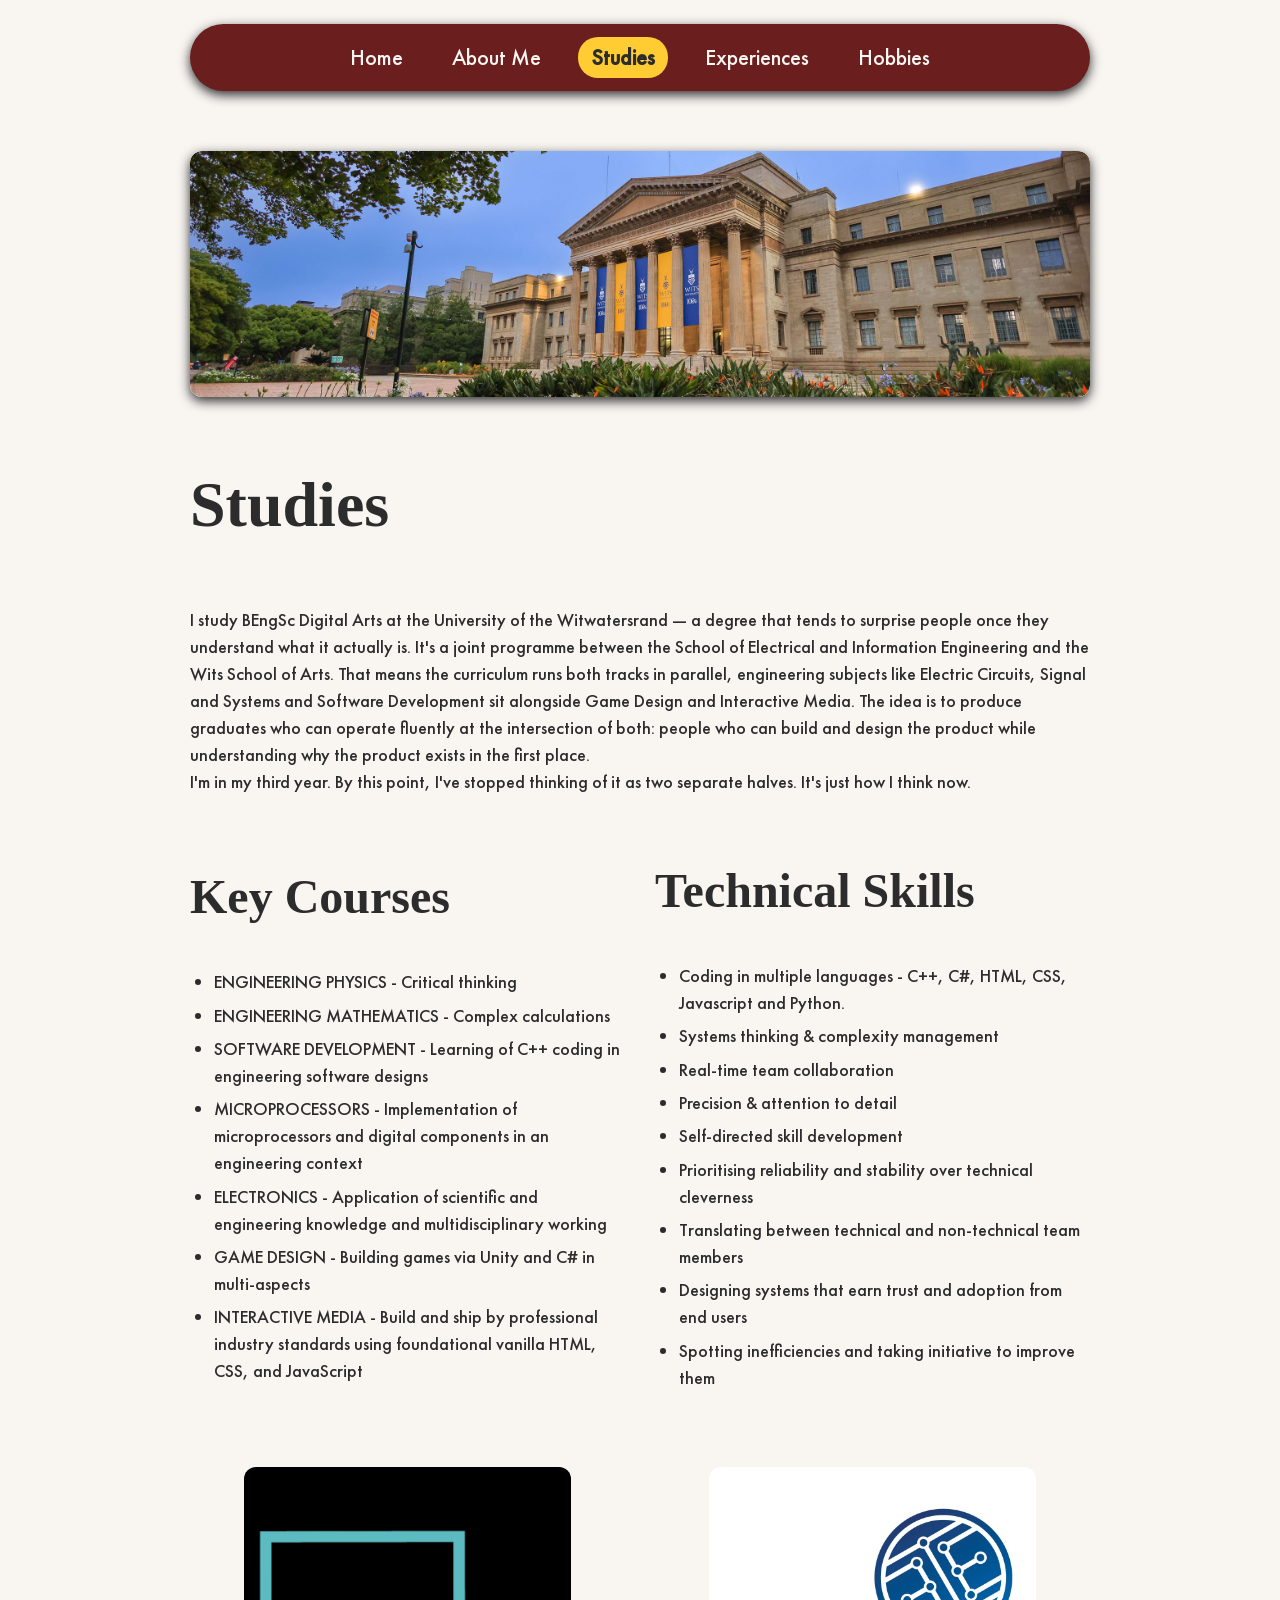
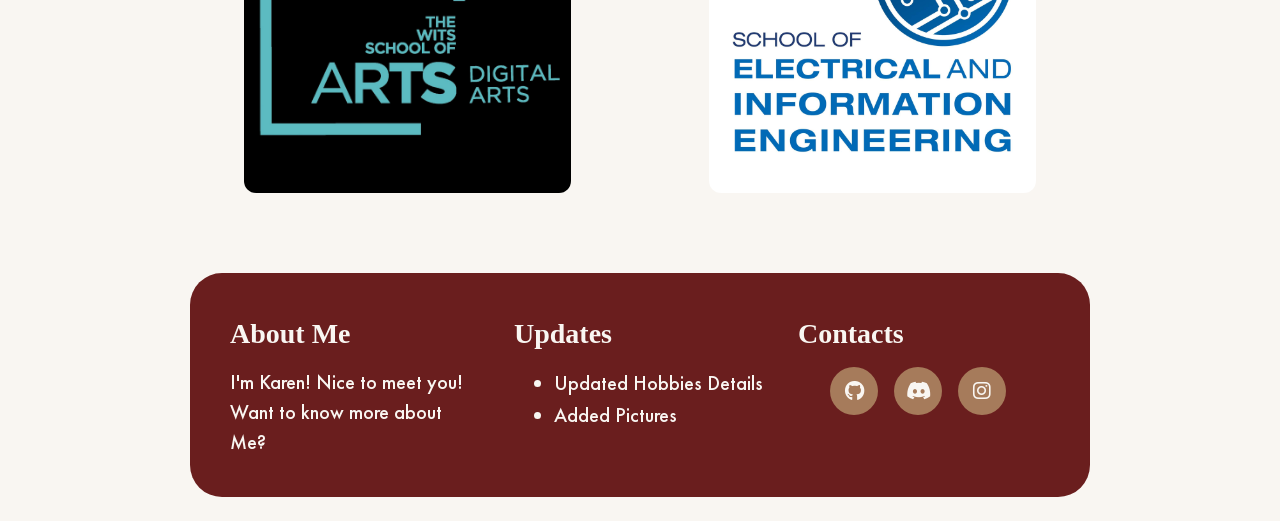
<file: pages/studies.html>
<!DOCTYPE html>
<html lang="en">
    <head>
        <meta charset="utf-8">
        <meta name="viewport" content="width=device-width,initial-scale=1.0">
        <title>Studies</title>
        <link rel="icon" type="image/png" href="../assets/duck.JPG" reference="pookapop (n.d.) Pekkle duck plush toy wearing glasses [Photograph]. Pinterest. Available at: https://za.pinterest.com/pin/3307399721645670/ (Accessed: 9 June 2026).">
        <link rel="stylesheet" href="../css/style.css">
        <link rel="stylesheet" href="https://cdnjs.cloudflare.com/ajax/libs/font-awesome/6.5.1/css/all.min.css">
        <script src="../js/skeleton.js" defer></script>
    </head>
    <body>
        <header>
            <div id="navbar-placeholder"></div>
            <script src="../js/navbar.js"></script>
        </header>
        <main>
            <section>
                <div class="banners">
                    <div class="skeleton-img-wrapper has-shadow">
                        <img
                            src="../assets/studies/wits.jpg"
                            alt="university of witswaterand"
                            class="image"
                            loading="eager"
                            reference="University of the Witwatersrand (n.d.) Inaugural Lectures banner [Photograph]. Available at: https://www.wits.ac.za/about-wits/inaugural-lectures/overview/ (Accessed: 2 June 2026)."
                            >
                    </div>
                </div>
            </section>
            <section>
                <h1>Studies</h1>
                <p>I study BEngSc Digital Arts at the University of the Witwatersrand — a degree that tends to surprise people once they understand what it actually is.
                    It's a joint programme between the School of Electrical and Information Engineering and the Wits School of Arts. That means the curriculum runs both 
                    tracks in parallel, engineering subjects like Electric Circuits, Signal and Systems and Software Development sit alongside Game Design and 
                    Interactive Media. The idea is to produce graduates who can operate fluently at the intersection of both: people who can build and design the product 
                    while understanding why the product exists in the first place. <br>
                    I'm in my third year. By this point, I've stopped thinking of it as two separate halves. It's just how I think now.
                </p>
                <div class="columnImage">
                    <div class="columnText">
                        <h2>Key Courses</h2> <br>
                        <ul>
                            <li>ENGINEERING PHYSICS - Critical thinking</li>
                            <li>ENGINEERING MATHEMATICS - Complex calculations</li>
                            <li>SOFTWARE DEVELOPMENT - Learning of C++ coding in engineering software designs</li>
                            <li>MICROPROCESSORS - Implementation of microprocessors and digital components in an engineering context</li>
                            <li>ELECTRONICS - Application of scientific and engineering knowledge and multidisciplinary working</li>
                            <li>GAME DESIGN - Building games via Unity and C# in multi-aspects</li>
                            <li>INTERACTIVE MEDIA - Build and ship by professional industry standards using foundational vanilla HTML, CSS, and JavaScript</li>
                        </ul>
                    </div>
                    <div class="columnText">
                        <h2>Technical Skills</h2> <br>
                        <ul>
                            <li>Coding in multiple languages - C++, C#, HTML, CSS, Javascript and Python.</li>
                            <li>Systems thinking & complexity management</li>
                            <li>Real-time team collaboration</li>
                            <li>Precision & attention to detail</li>
                            <li>Self-directed skill development</li>
                            <li>Prioritising reliability and stability over technical cleverness</li>
                            <li>Translating between technical and non-technical team members</li>
                            <li>Designing systems that earn trust and adoption from end users</li>
                            <li>Spotting inefficiencies and taking initiative to improve them</li>
                        </ul>
                    </div>
                </div>
            </section>
            <section>
                <div class="columnImage">
                    <img
                        src="../assets/studies/da.png"
                        alt="image of digital arts logo"
                        class="logo"
                        reference="University of the Witwatersrand (2023) 2023 Digital Arts Postgraduate Handbook. [Online]. Available at: https://issuu.com/witsmarketing/docs/digital-arts-postgrad-handbook-2023/1 (Accessed: 2 June 2026)."
                        >
                    <img
                        src="../assets/studies/eie.jpg"
                        alt="image of electrical and informational engineering"
                        class="logo"
                        reference="Wits Electrical & Information Engineering (n.d.) Profile picture [Digital image]. Facebook. Available at: https://www.facebook.com/witseie/ (Accessed: 2 June 2026)."
                        >
                </div>
            </section>
            <div id="footer-placeholder"></div>
        </main>
        <script src="../js/footer.js"></script>
    </body>
</html>
</file>
<file: css/style.css>
@font-face {
  font-family: 'Futura PT';
  src: url('../assets/FuturaCyrillicMedium.ttf') format('truetype');
  font-weight: 400;
  font-style: normal;
  font-display: swap;
}

/* -------------------- FONTS -------------------- */

body {
    font-family: 'Futura PT', sans-serif;
    color: #2c2c2c;
    font-weight: 400;
    font-size: 18px;
    line-height: 1.5;
    margin: 0;
    padding: 24px;
    background-color: #f9f6f2;
}

h1 {
    font-family: 'Bodoni', serif;
    font-size: 64px;
}
h2 {
    font-family: 'Bodoni', serif;
    font-size: 48px;
    margin: 0px;
}
h3 {
    font-family: 'Bodoni', serif;
    font-size: 32px;
    margin: 0px;
}
h4 {
    font-family: 'Bodoni', serif;
    font-size: 24px;
}
header, main, footer{
    max-width: 900px;
    margin: 0 auto;
}
#centering{
  text-align: center;
}

/* -------------------- HEADER -------------------- */

/*Hamburger Menu*/
header {
  position: relative;
}
.hamburger {
  display: none; 
  flex-direction: column;
  justify-content: space-between;
  width: 30px;
  height: 22px;
  background: transparent;
  border: none;
  cursor: pointer;
  padding: 0;
  z-index: 1002;
  position: absolute;
  right: 24px; 
  top: 28px; 
}
.hamburger span {
  display: block;
  width: 100%;
  height: 3px;
  background-color: #f9f6f2;
  border-radius: 2px;
  transition: all 0.3s ease-in-out;
}
.hamburger.active span:nth-child(1) {
  transform: translateY(9.5px) rotate(45deg);
}
.hamburger.active span:nth-child(2) {
  opacity: 0;
}
.hamburger.active span:nth-child(3) {
  transform: translateY(-9.5px) rotate(-45deg);
}
body.menu-open {
  overflow: hidden;
}
.mobile-top-bar {
    display: none;
    position: fixed;
    top: 0;
    left: 0;
    width: 100%;
    height: 60px;
    background-color: #6a1e1e; 
    border-bottom: 1px solid rgba(44, 44, 44, 0.1);
    z-index: 1001;
    align-items: center;
    justify-content: center;
    box-shadow: 0 2px 8px rgba(0,0,0,0.05);
}
.mobile-top-bar .page-title {
    font-family: 'Futura PT', sans-serif;
    font-size: 24px;
    color: #f9f6f2;
    margin: 0;
    text-align: center;
    white-space: nowrap;
    overflow: hidden;
    text-overflow: ellipsis;
    max-width: 70%; 
}
/*Desktop Menu*/
header nav ul {
  font-size: 22px;
  list-style: none;
  margin: 0;
  padding: 0;
  display: flex;
  justify-content: center;
  gap: 1.5rem;
  background: #6a1e1e;
  padding: 1rem 0;
  border-radius: 40px;
  overflow: hidden;
  box-shadow: 0 4px 12px #2c2c2c;
  position: relative;
}
header nav ul li a {
  text-decoration: none;
  color: #f9f6f2;
  font-weight: 500;
  padding: 0.4rem 0.8rem;
  border-radius: 20px;
  transition: all 0.2s ease;
}
header nav ul li a:hover,
header nav ul li a.active {
  color: #2c2c2c;
  background: #fc3;
  font-weight: 600;
}

/* -------------------- FOOTER -------------------- */

.footer {
  background-color: #6a1e1e;
  padding: 40px;
  margin-top: 80px;
  border-radius: 32px;
}
.footer-container {
  display: grid;
  grid-template-columns: repeat(3, 1fr);
  gap: 32px;
}
.footer-section h3 {
  font-size: 28px;
  font-weight: 700;
  color: #f9f6f2;
  margin-bottom: 12px;
}
.footer-section p,ul {
  font-size: 20px;
  color: #f9f6f2;
  line-height: 1.6;
  margin: 0;
}
/* Social Icons */
.social-icons {
  display: flex;
  gap: 16px;
  margin-top: 8px;
  margin-left: 32px;
}
.social-icon {
  width: 48px;
  height: 48px;
  border-radius: 50%;
  background-color: #a67b5b;
  display: flex;
  justify-content: center;
  align-items: center;
  color: #f9f6f2;
  font-size: 20px;
  transition: all 0.3s ease;
  text-decoration: none;
}
.social-icon:hover {
  background-color: #fc3;
  transform: translateY(-3px);
}
.abouts{
  border-radius: 24px;
  display: flex;
  justify-content: center;
  align-items: center;
  color: #f9f6f2;
  font-size: 20px;
  transition: all 0.3s ease;
  text-decoration: none;
}
.abouts:hover{
  text-decoration: underline;
  font-weight: 500;
  transform: translateY(-3px);
}

/* -------------------- COLUMN BODY -------------------- */

/* Two-column layout*/
.columnImage {
  display: grid;
  grid-template-columns: 1fr 1fr;
  gap: 30px;
  align-items: center;
  margin: 60px 0;
}
.columnImage .image, .image-employ {
    max-width: 100%;
    height: auto;
    width: auto;
    overflow: hidden;
    border-radius: 12px;
    box-shadow: 0 4px 12px #2c2c2c;
}
.columnImage .map{
    max-width: 100%;
    height: auto;
    width: auto;
    overflow: hidden;
}
.columnImage .logo {
    max-width: 75%;
    height: auto;
    width: auto;
    overflow: hidden;
    border-radius: 12px;
    align-items: center;
    justify-self: center;
}
.columnText ul{
    list-style: disc;       
    padding-left: 1.5rem;   
    margin: 0.5rem 0 1rem; 
    color: inherit;  
    font-size: 18px;
}
.columnText li {
  margin-bottom: 0.4rem;
  line-height: 1.5;
}
/* Banner Images*/
.banners, .genshin {
    display: flex;
    justify-content: center;
    align-items: center;
    max-width: 900px;
    width: 100%;
    margin: 60px 0px;
}
.banners .image, .genshin .image {
    width: 100%;
    height: auto;
    display: block;
    overflow: hidden;
    border-radius: 12px;
}

/* -------------------- SOCIAL MEDIA DOCK -------------------- */

.dock {
  display: flex;
  justify-content: center;
  align-items: center;
  gap: 48px;
  margin: 60px auto 40px;
  width: fit-content;
  background: #fc3;
  backdrop-filter: blur(8px);
  padding: 16px 28px;
  border-radius: 20px;
  border: 1px solid #fc3;
}
.icon {
  font-size: 48px;
  color: #6a1e1e;
  cursor: pointer;
  display: flex;
  justify-content: center;
  align-items: center;
  position: relative;
}
.icon i {
  transition: transform 0.3s cubic-bezier(0.34, 1.56, 0.64, 1);
}
.icon:hover i {
  transform: translateY(-20px) scale(1.25);
}
/* Username tooltip */
.username {
  position: absolute;
  bottom: 100%;
  left: 50%;
  transform: translateX(-50%) translateY(12px);
  opacity: 0;
  visibility: hidden;
  pointer-events: none;
  font-size: 18px;
  font-weight: 500;
  font-family: 'Futura PT', sans-serif;
  color: #f9f6f2;
  background: rgba(0, 0, 0, 0.55);
  backdrop-filter: blur(4px);
  padding: 4px 10px;
  border-radius: 6px;
  white-space: nowrap;
  transition: opacity 0.25s ease, transform 0.25s ease;
  margin-bottom: 30px; /* Gap between tooltip and icon */
  z-index: 10;
}
/* Show tooltip on hover */
.icon:hover .username {
  opacity: 1;
  visibility: visible;
  transform: translateX(-50%) translateY(0);
}

/* -------------------- Carousel & Skeleton-------------------- */

.carousel-container {
  position: relative;
  max-width: 900px;
  margin: 40px auto;
  overflow: hidden;
  border-radius: 24px;
  box-shadow: 0 4px 12px #2c2c2c;
}

/* Skeleton Overlay */
.skeleton-carousel {
  position: absolute;
  top: 0; left: 0; width: 100%; height: 100%;
  z-index: 10;
  background: #2c2c2c;
  display: flex; align-items: center; justify-content: center;
  border-radius: 24px;
  transition: opacity 0.4s ease, visibility 0.4s ease;
}
.skeleton-carousel.loaded {
  opacity: 0;
  visibility: hidden;
  pointer-events: none;
}

.skeleton {
  background: linear-gradient(90deg, #f9f6f2 0%, #e8e4dc 20%, #f9f6f2 40%, #f9f6f2 100%);
  background-size: 200% 100%;
  animation: skeleton-shimmer 1.5s ease-in-out infinite;
  position: relative; overflow: hidden;
}
.skeleton-carousel .skeleton-image {
  width: 100%; height: 100%; border-radius: 0;
}

@keyframes skeleton-shimmer {
  0% { background-position: 200% 0; }
  100% { background-position: -200% 0; }
}

/* Carousel Content Fading */
.carousel { display: flex; transition: transform 0.5s ease-in-out; }
.carousel.content-loading { opacity: 0; transition: opacity 0.4s ease; }
.carousel.content-loaded { opacity: 1; }

.carousel-slide { min-width: 100%; position: relative; }
.carousel-slide img { width: 100%; height: 500px; object-fit: cover; display: block; }

.carousel-caption {
  position: absolute; bottom: 0; left: 0; right: 0;
  background: linear-gradient(to top, #2c2c2c, transparent);
  color: #f9f6f2; padding: 40px 20px 20px;
}
.carousel-caption h3 { font-family: 'Bodoni', serif; font-size: 32px; margin: 0 0 8px; }
.carousel-caption p { margin: 0; font-size: 16px; opacity: 0.9; }

.carousel-btn {
  position: absolute; top: 50%; transform: translateY(-50%);
  background: #a67b5b; color: #f9f6f2; border: none;
  width: 50px; height: 50px; border-radius: 50%; font-size: 24px;
  cursor: pointer; transition: all 0.3s ease; z-index: 10;
}
.carousel-btn:hover { background: #a67b5b; transform: translateY(-50%) scale(1.1); }
.carousel-btn.prev { left: 20px; }
.carousel-btn.next { right: 20px; }

.carousel-dots {
  position: absolute; bottom: 20px; left: 50%; transform: translateX(-50%);
  display: flex; gap: 10px; z-index: 10;
}
.carousel-dot {
  width: 12px; height: 12px; border-radius: 50%;
  background: #2c2c2c; border: none; cursor: pointer; transition: all 0.3s ease;
}
.carousel-dot.active { background: #a67b5b; width: 30px; border-radius: 6px; }
.carousel-dot:hover { background: #f9f6f2; }

#gemoto, #asian, #deChen { scroll-margin-top: 30vh; scroll-behavior: smooth; }
.small-carousel .carousel-slide img { height: 300px; }
.medium-carousel .carousel-slide img { height: 400px; }

/* -------------------- SKELETON FOR STANDALONE IMAGES -------------------- */

.skeleton-img-wrapper {
    position: relative;
    overflow: hidden;
    border-radius: 12px;
    background: linear-gradient(90deg, #f9f6f2 0%, #e8e4dc 20%, #f9f6f2 40%, #f9f6f2 100%);
    background-size: 200% 100%;
    animation: skeleton-shimmer 1.5s ease-in-out infinite;
    min-height: 300px;
    transition: min-height 0.3s ease, background 0.3s ease;
}

.skeleton-img-wrapper.has-shadow {
    box-shadow: 0 4px 12px #2c2c2c; 
}

.skeleton-img-wrapper img {
    display: block;
    width: 100%;
    height: auto;
    opacity: 0;
    transition: opacity 0.5s ease;
}

.skeleton-img-wrapper img.loaded {
    opacity: 1;
}

.skeleton-img-wrapper.loaded {
    background: none;
    animation: none;
    min-height: 0;
}

/* -------------------- Button -------------------- */
.contact-btn {
  display: inline-block;
  padding: 12px 24px;
  background-color: #6a1e1e;
  color: #f9f6f2;
  text-decoration: none;
  border-radius: 8px;
  font-weight: 600;
  transition: background-color 0.2s ease;
  border: none;
  cursor: pointer;
}
.contact-btn:hover {
  background-color: #fc3;
  color: #2c2c2c;
}
.contact-btn:focus {
  outline: 2px solid #fc3;
  outline-offset: 2px;
}

/* -------------------- Tooltip -------------------- */
.custom-tooltip {
  position: absolute;
  background-color: #a67b5b;
  color: #f9f6f2;
  padding: 6px 12px;
  border-radius: 4px;
  font-size: 14px;
  white-space: nowrap;
  pointer-events: none; 
  opacity: 0;
  visibility: hidden;
  transition: opacity 0.2s ease, visibility 0.2s ease;
  z-index: 9999;
  box-shadow: 0 4px 6px rgba(0, 0, 0, 0.1);
}
.custom-tooltip.visible {
  opacity: 1;
  visibility: visible;
}
.custom-tooltip::after {
  content: "";
  position: absolute;
  top: 100%;
  left: 50%;
  margin-left: -5px;
  border-width: 5px;
  border-style: solid;
  border-color: #a67b5b transparent transparent transparent;
}

/* -------------------- Accordion -------------------- */

.accordion-item {
    border: 1px solid #f9f6f2;
    border-radius: 8px;
    margin-bottom: 12px;
    overflow: hidden;
    background: #f9f6f2;
    transition: box-shadow 0.2s ease;
}
.accordion-item:hover {
    box-shadow: 0 2px 8px rgba(0, 0, 0, 0.08);
}
.accordion-header {
    width: 100%;
    padding: 16px 20px;
    background: #a67b5b;
    border: none;
    cursor: pointer;
    text-align: left;
    display: flex;
    justify-content: space-between;
    align-items: center;
    transition: background 0.2s ease;
}
.accordion-header:hover {
    background: #fc3;
}
.accordion-header h3 {
    margin: 0;
    font-size: 18px;
    font-weight: 600;
    color: #2c2c2c;
}
.accordion-icon {
    font-size: 18px;
    color: #2c2c2c;
    transition: transform 0.3s ease;
    line-height: 1;
}
.accordion-header[aria-expanded="true"] .accordion-icon {
    transform: rotate(180deg);
}
.accordion-preview {
    padding: 16px 20px;
    margin: 0;
    line-height: 1.7;
    color: #555;
    font-style: italic;
    background: #f9f6f2;
    border-top: 1px solid #e9ecef;
}
.accordion-content {
    max-height: 0;
    overflow: hidden;
    transition: max-height 0.4s ease-out;
    background: #f9f6f2;
}
.accordion-content p {
    padding: 16px 20px;
    margin: 0;
    line-height: 1.7;
    color: #2c2c2c;
}
.accordion-header[aria-expanded="true"] ~ .accordion-preview {
    display: none;
}
#preview{
  color: #a67b5b;
  padding-bottom: 0;
}
#expand{
  padding-top: 0;
}

/* -------------------- Mobile Responsive -------------------- */

@media (max-width: 768px) {
    /* Typography Scaling*/
    body {
        padding: 16px;
        padding-top: 76px;
        font-size: 16px;
    }
    h1 { font-size: 42px; }
    h2 { font-size: 32px; }
    h3 { font-size: 24px; }
    h4 { font-size: 20px; }

    /* Hamburger Menu*/
    .mobile-top-bar {
        display: flex;
    }
    .hamburger {
        display: flex;
        position: fixed;
        left: 16px;
        top: 20px;
        z-index: 1003;
    }
    
    header nav ul {
        flex-direction: column;
        position: fixed;
        top: 0;
        left: -100%;
        width: 70%;
        max-width: 300px;
        height: 100vh;
        background: #6a1e1e;
        border-radius: 0;
        padding: 60px 2rem 2rem;
        gap: 1.5rem;
        transition: left 0.3s ease-in-out;
        z-index: 1002;
        box-shadow: 4px 0 12px rgba(0,0,0,0.3);
        text-align: center;
        margin: 0;
        overflow-y: auto; 
    }
    #nav-toggle:checked ~ header nav ul,
    header nav ul.active {
        left: 0;
    }

    /*Stacking Strategy*/
    .columnImage {
        grid-template-columns: 1fr;
        gap: 20px;
        margin: 40px 0;
        text-align: center;
    }
    
    .columnImage .image, 
    .columnImage .map, 
    .columnImage .logo {
        max-width: 100%;
        width: 100%;
        margin: 0 auto;
    }

    .columnText ul {
        text-align: left;
        padding-left: 1.5rem;
    }

    .columnText {
        order: 1; 
    }
    .carousel-container, .image-employ {
        order: 2;
    }

    /*Proportional Image Scaling*/
    .carousel-slide img {
        height: auto;
        max-height: 400px;
    }
    .small-carousel .carousel-slide img,
    .medium-carousel .carousel-slide img {
        height: auto;
        max-height: 300px;
    }

    .carousel-btn {
        width: 40px;
        height: 40px;
        font-size: 18px;
    }
    .carousel-btn.prev { left: 10px; }
    .carousel-btn.next { right: 10px; }

    /* Footer 2-Column Layout*/
    .footer {
        padding: 30px 20px;
        margin-top: 60px;
        border-radius: 24px;
    }
    .footer-container {
        grid-template-columns: 1fr 1fr;
        gap: 24px;
    }
    .footer-section h3 {
        font-size: 22px;
    }
    .footer-section p, .footer-section ul {
        font-size: 16px;
    }
    .social-icons {
        margin-left: 0;
        justify-content: flex-start;
    }
    .skeleton-column-image {
    grid-template-columns: 1fr;
  }
  
  .skeleton-image {
    height: 300px;
  }
  
  .skeleton-carousel .skeleton-image,
  .small-carousel .skeleton-image,
  .medium-carousel .skeleton-image {
    height: 250px;
  }
}

/* Strict Mobile Adjustments (< 600px) */
@media (max-width: 600px) {
    /* Single Column Footer */
    .footer-container {
        grid-template-columns: 1fr;
        text-align: center;
    }
    .social-icons {
        justify-content: center;
    }

    /* Dock adjustments */
    .dock {
        gap: 24px;
        padding: 16px 8px;
        margin: 40px auto 30px;
    }
    .icon {
        font-size: 36px;
        min-width: 48px;
        min-height: 48px;
    }
    .username {
        font-size: 14px;
        margin-bottom: 40px;
    }

    /* Carousel caption scaling */
    .carousel-caption {
        padding: 20px 15px 15px;
    }
    .carousel-caption h3 {
        font-size: 24px;
    }
    .carousel-caption p {
        font-size: 14px;
    }
}
</file>
